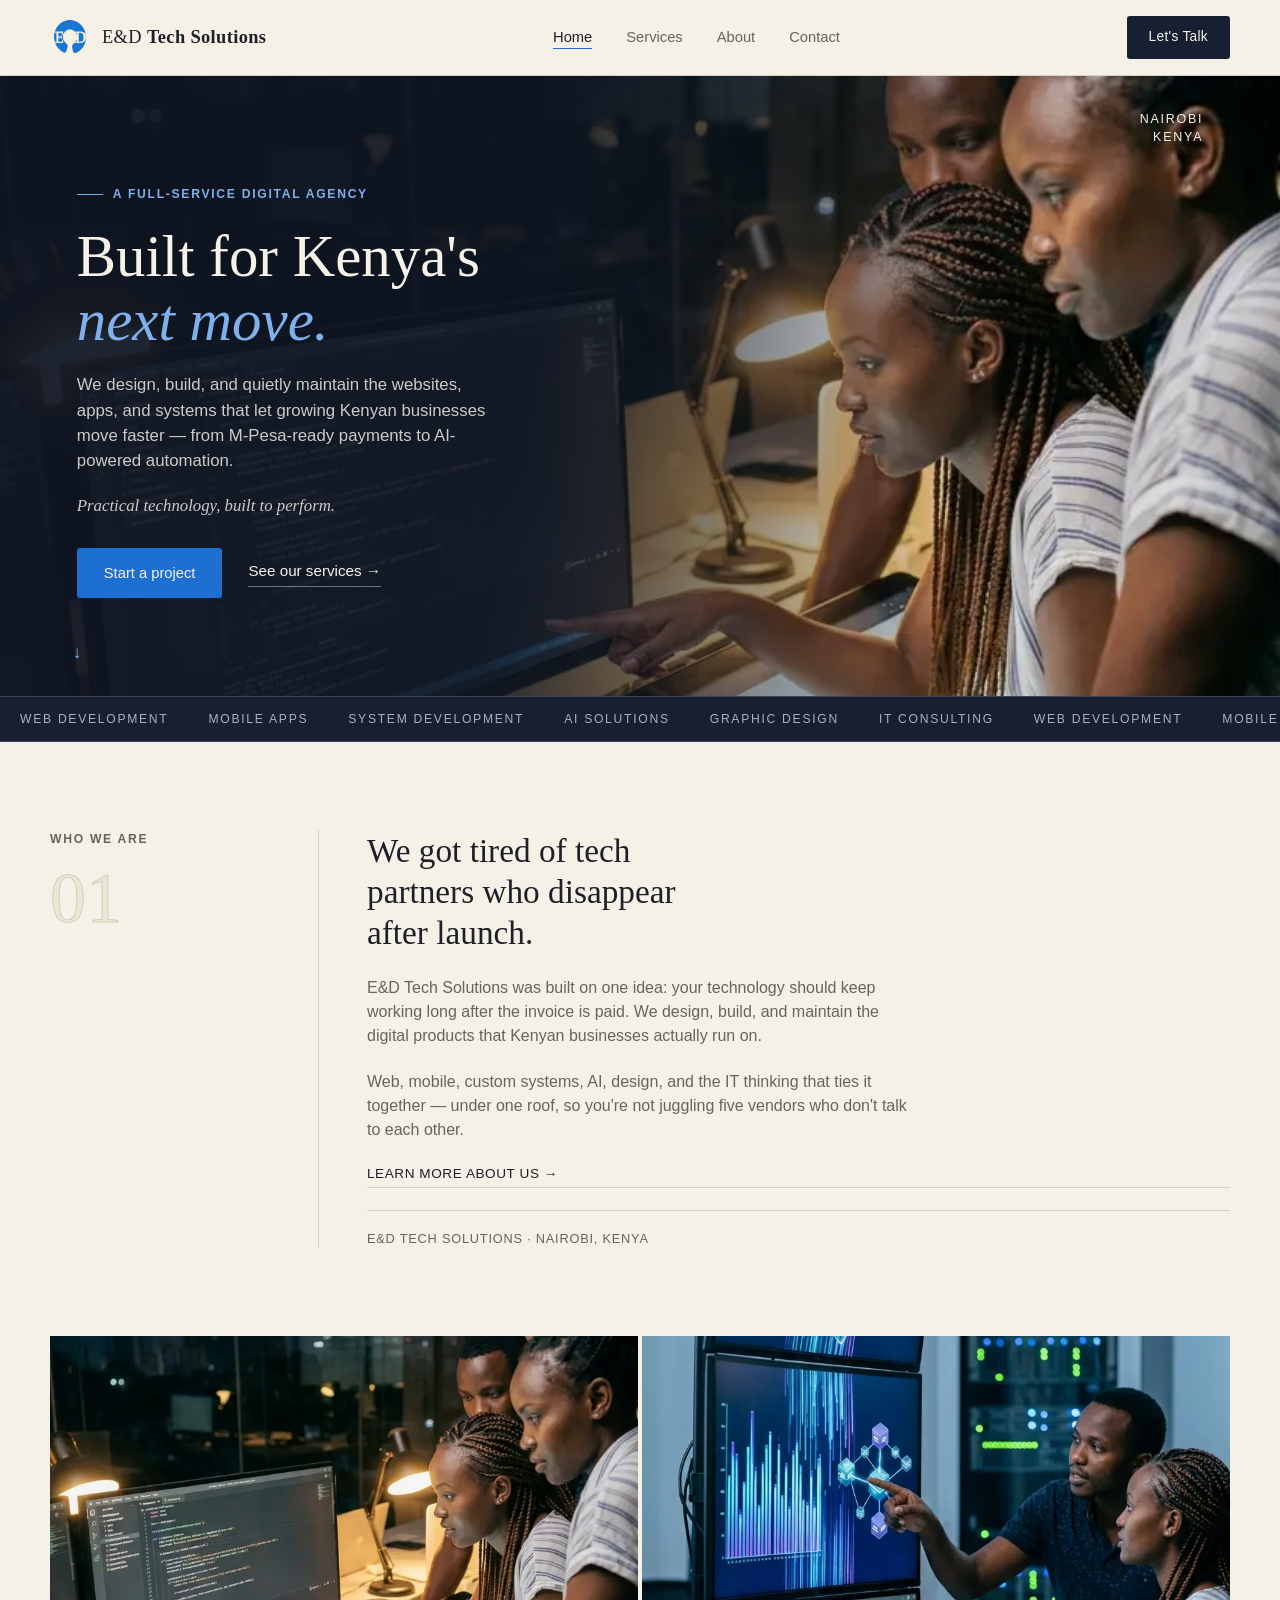
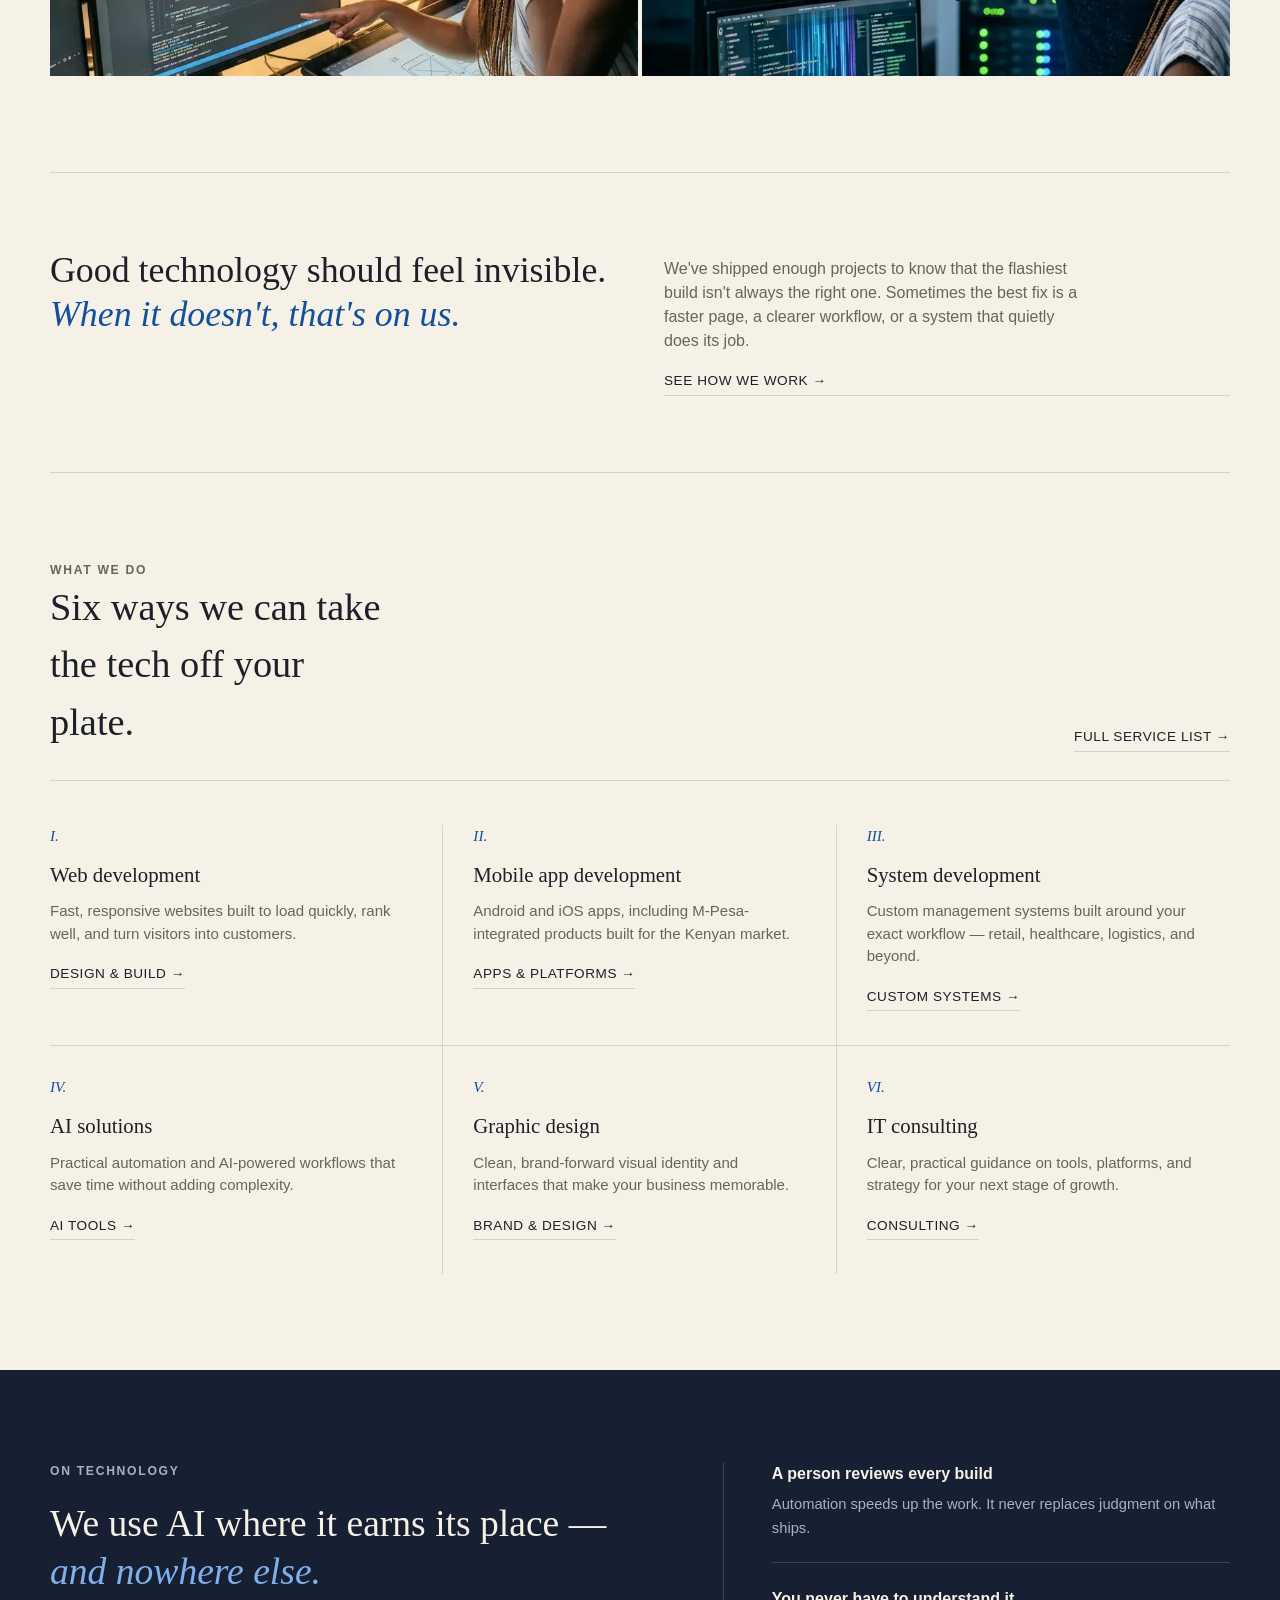
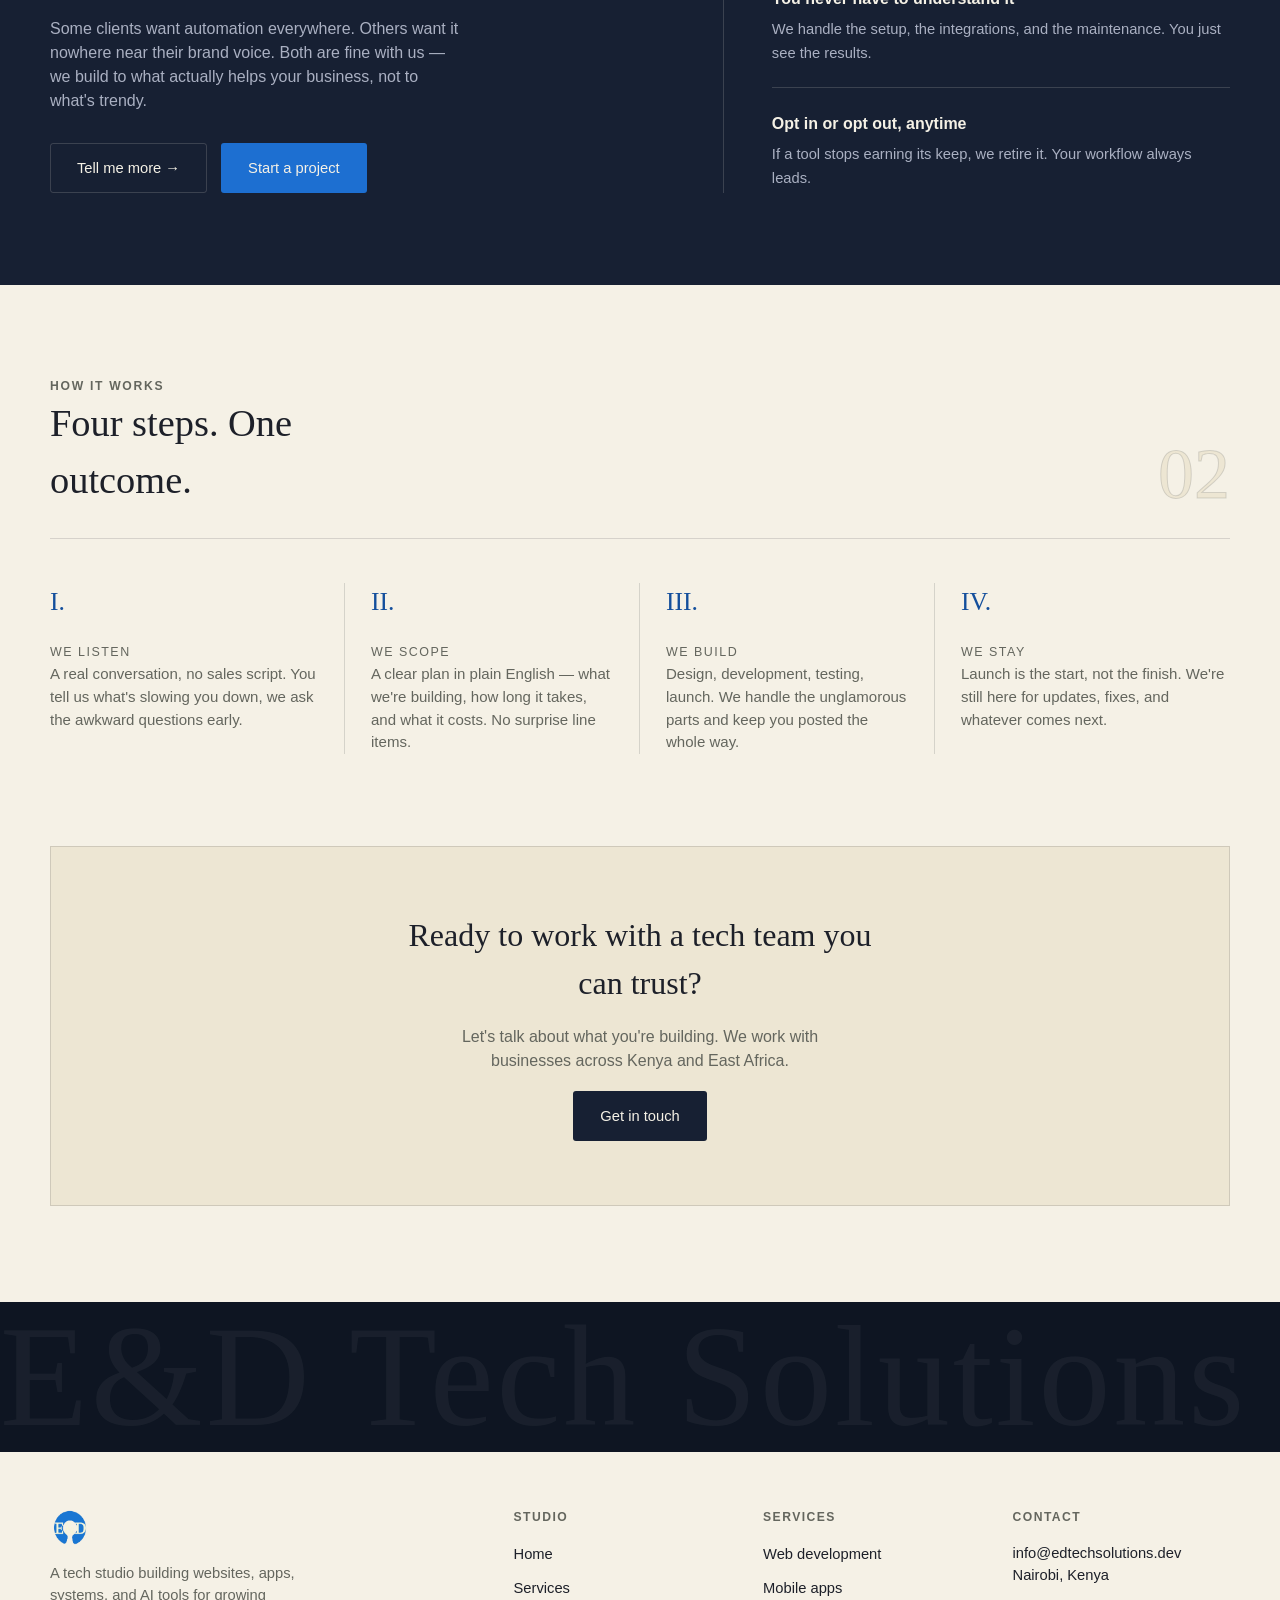
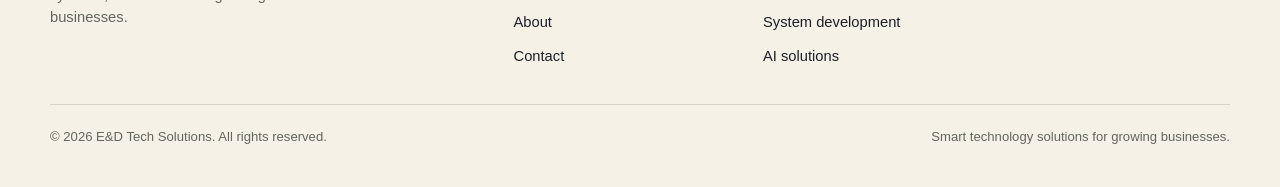
<file: index.html>
<!DOCTYPE html>
<html lang="en">
<head>
    <!-- Google tag (gtag.js) -->
    <script async src="https://www.googletagmanager.com/gtag/js?id=G-Y5B05ZBP9K"></script>
    <script>
        window.dataLayer = window.dataLayer || [];
        function gtag(){dataLayer.push(arguments);}
        gtag('js', new Date());

        gtag('config', 'G-Y5B05ZBP9K');
    </script>
    
    <meta charset="UTF-8">
    <meta name="viewport" content="width=device-width, initial-scale=1.0">

    <!-- PRIMARY SEO META TAGS -->
    <title>E&D Tech Solutions | Web, App &amp; AI Development in Nairobi, Kenya</title>
    <link rel="icon" href="favicon.ico">
    <meta name="description" content="E&D Tech Solutions is a Nairobi-based digital agency offering web development, mobile app development, system development, AI automation, graphic design, and IT consulting for businesses across Kenya.">
    <meta name="keywords" content="web development Kenya, mobile app development Nairobi, IT solutions Kenya, AI automation Nairobi, tech company Kenya, software development Nairobi, system development Kenya, IT consulting Nairobi">
    <meta name="author" content="E&D Tech Solutions">
    <meta name="robots" content="index, follow">
    <link rel="canonical" href="https://www.edtechsolutions.dev/">

    <!-- OPEN GRAPH -->
    <meta property="og:type" content="website">
    <meta property="og:url" content="https://www.edtechsolutions.dev/">
    <meta property="og:title" content="E&D Tech Solutions | Web, App &amp; AI Development in Nairobi, Kenya">
    <meta property="og:description" content="Nairobi-based digital agency specialising in web development, mobile apps, system development, AI automation, and IT consulting for businesses across Kenya.">
    <meta property="og:image" content="https://www.edtechsolutions.dev/logo.png">
    <meta property="og:locale" content="en_KE">
    <meta property="og:site_name" content="E&D Tech Solutions">

    <!-- TWITTER CARD -->
    <meta name="twitter:card" content="summary_large_image">
    <meta name="twitter:title" content="E&D Tech Solutions | Nairobi, Kenya">
    <meta name="twitter:description" content="Modern web, app, and AI solutions for Kenyan businesses. Based in Nairobi.">
    <meta name="twitter:image" content="https://www.edtechsolutions.dev/logo.png">

    <!-- STRUCTURED DATA: LocalBusiness -->
    <script type="application/ld+json">
    {
      "@context": "https://schema.org",
      "@type": "LocalBusiness",
      "name": "E&D Tech Solutions",
      "description": "Nairobi-based digital agency offering web development, mobile app development, system development, AI automation, graphic design, and IT consulting across Kenya.",
      "url": "https://www.edtechsolutions.dev",
      "logo": "https://www.edtechsolutions.dev/logo.png",
      "image": "https://www.edtechsolutions.dev/logo.png",
      "email": "info@edtechsolutions.dev",
      "address": {
        "@type": "PostalAddress",
        "addressLocality": "Nairobi",
        "addressCountry": "KE"
      },
      "areaServed": { "@type": "Country", "name": "Kenya" },
      "serviceType": ["Web Development","Mobile App Development","System Development","AI Solutions","Graphic Design","IT Consulting"]
    }
    </script>

    <link rel="stylesheet" href="style.css">
</head>
<body>
<header class="site-header">
    <div class="topbar">
        <div class="brand">
            <a href="index.html" aria-label="E&D Tech Solutions Home">
                <img src="logo.png" alt="E&amp;D Tech Solutions Logo — Nairobi, Kenya" class="logo">
            </a>
            <span class="company-name">E&amp;D <b>Tech Solutions</b></span>
        </div>
        <nav aria-label="Main navigation">
            <ul class="nav-menu">
                <li><a class="active" href="index.html">Home</a></li>
                <li><a href="services.html">Services</a></li>
                <li><a href="about.html">About</a></li>
                <li><a href="Contact.html">Contact</a></li>
            </ul>
        </nav>
        <a class="nav-cta" href="Contact.html">Let's Talk</a>
    </div>
</header>

<main>
    <!-- HERO -->
    <section class="hero" aria-label="Hero">
        <img src="image.webp" alt="E&amp;D Tech Solutions team at work in Nairobi" class="hero-image">
        <div class="hero-scrim"></div>
        <span class="hero-badge">Nairobi<br>Kenya</span>
        <div class="hero-copy">
            <span class="eyebrow">A full-service digital agency</span>
            <h1>Built for Kenya's<br><em>next move.</em></h1>
            <p>We design, build, and quietly maintain the websites, apps, and systems that let growing Kenyan businesses move faster — from M-Pesa-ready payments to AI-powered automation.</p>
            <p class="hero-tagline">Practical technology, built to perform.</p>
            <div class="hero-actions">
                <a class="btn btn-primary" href="Contact.html">Start a project</a>
                <a class="btn-text" href="services.html">See our services →</a>
            </div>
        </div>
        <span class="hero-scroll" aria-hidden="true">↓</span>
    </section>

    <div class="ticker" aria-hidden="true">
        <div class="ticker-track">
            <span>Web Development</span><span>Mobile Apps</span><span>System Development</span><span>AI Solutions</span><span>Graphic Design</span><span>IT Consulting</span>
            <span>Web Development</span><span>Mobile Apps</span><span>System Development</span><span>AI Solutions</span><span>Graphic Design</span><span>IT Consulting</span>
        </div>
    </div>

    <!-- WHO WE ARE -->
    <section class="split-section" aria-label="Who we are">
        <div class="split-head">
            <span class="eyebrow">Who we are</span>
            <span class="section-index">01</span>
        </div>
        <div class="split-body">
            <h2>We got tired of tech partners who disappear after launch.</h2>
            <p>E&amp;D Tech Solutions was built on one idea: your technology should keep working long after the invoice is paid. We design, build, and maintain the digital products that Kenyan businesses actually run on.</p>
            <p>Web, mobile, custom systems, AI, design, and the IT thinking that ties it together — under one roof, so you're not juggling five vendors who don't talk to each other.</p>
            <a class="link-arrow" href="about.html">Learn more about us →</a>
            <span class="split-byline">E&amp;D Tech Solutions · Nairobi, Kenya</span>
        </div>
    </section>

    <div class="duo-row" aria-hidden="true">
        <img src="image.webp" alt="" loading="lazy" width="600" height="340">
        <img src="image2.webp" alt="" loading="lazy" width="600" height="340">
    </div>

    <!-- BRIDGING STATEMENT -->
    <section class="statement-section" aria-label="What we believe">
        <h2>Good technology should feel invisible. <em>When it doesn't, that's on us.</em></h2>
        <div class="statement-copy">
            <p>We've shipped enough projects to know that the flashiest build isn't always the right one. Sometimes the best fix is a faster page, a clearer workflow, or a system that quietly does its job.</p>
            <a class="link-arrow" href="services.html">See how we work →</a>
        </div>
    </section>

    <!-- WHAT WE DO -->
    <section class="services-section" aria-label="What we do">
        <div class="section-heading">
            <div>
                <span class="eyebrow">What we do</span>
                <h2>Six ways we can take the tech off your plate.</h2>
            </div>
            <a class="link-arrow" href="services.html">Full service list →</a>
        </div>
        <div class="service-grid">
            <article class="service-card">
                <span class="service-numeral">I.</span>
                <h3>Web development</h3>
                <p>Fast, responsive websites built to load quickly, rank well, and turn visitors into customers.</p>
                <a class="link-arrow" href="services.html">Design &amp; build →</a>
            </article>
            <article class="service-card">
                <span class="service-numeral">II.</span>
                <h3>Mobile app development</h3>
                <p>Android and iOS apps, including M-Pesa-integrated products built for the Kenyan market.</p>
                <a class="link-arrow" href="services.html">Apps &amp; platforms →</a>
            </article>
            <article class="service-card">
                <span class="service-numeral">III.</span>
                <h3>System development</h3>
                <p>Custom management systems built around your exact workflow — retail, healthcare, logistics, and beyond.</p>
                <a class="link-arrow" href="services.html">Custom systems →</a>
            </article>
            <article class="service-card">
                <span class="service-numeral">IV.</span>
                <h3>AI solutions</h3>
                <p>Practical automation and AI-powered workflows that save time without adding complexity.</p>
                <a class="link-arrow" href="services.html">AI tools →</a>
            </article>
            <article class="service-card">
                <span class="service-numeral">V.</span>
                <h3>Graphic design</h3>
                <p>Clean, brand-forward visual identity and interfaces that make your business memorable.</p>
                <a class="link-arrow" href="services.html">Brand &amp; design →</a>
            </article>
            <article class="service-card">
                <span class="service-numeral">VI.</span>
                <h3>IT consulting</h3>
                <p>Clear, practical guidance on tools, platforms, and strategy for your next stage of growth.</p>
                <a class="link-arrow" href="services.html">Consulting →</a>
            </article>
        </div>
    </section>

    <!-- ON TECHNOLOGY / AI -->
    <section class="tech-section" aria-label="On technology">
        <div class="wrap">
            <div class="tech-copy">
                <span class="eyebrow on-dark">On technology</span>
                <h2>We use AI where it earns its place — <em>and nowhere else.</em></h2>
                <p>Some clients want automation everywhere. Others want it nowhere near their brand voice. Both are fine with us — we build to what actually helps your business, not to what's trendy.</p>
                <div class="tech-actions">
                    <a class="btn btn-ghost-dark" href="services.html">Tell me more →</a>
                    <a class="btn btn-primary" href="Contact.html">Start a project</a>
                </div>
            </div>
            <div class="tech-facts">
                <div class="fact">
                    <strong>A person reviews every build</strong>
                    <span>Automation speeds up the work. It never replaces judgment on what ships.</span>
                </div>
                <div class="fact">
                    <strong>You never have to understand it</strong>
                    <span>We handle the setup, the integrations, and the maintenance. You just see the results.</span>
                </div>
                <div class="fact">
                    <strong>Opt in or opt out, anytime</strong>
                    <span>If a tool stops earning its keep, we retire it. Your workflow always leads.</span>
                </div>
            </div>
        </div>
    </section>

    <!-- HOW IT WORKS -->
    <section class="process-section" aria-label="How it works">
        <div class="section-heading">
            <div>
                <span class="eyebrow">How it works</span>
                <h2>Four steps. One outcome.</h2>
            </div>
            <span class="section-index">02</span>
        </div>
        <div class="process-grid">
            <article class="process-step">
                <span class="roman">I.</span>
                <span class="step-label">We listen</span>
                <p>A real conversation, no sales script. You tell us what's slowing you down, we ask the awkward questions early.</p>
            </article>
            <article class="process-step">
                <span class="roman">II.</span>
                <span class="step-label">We scope</span>
                <p>A clear plan in plain English — what we're building, how long it takes, and what it costs. No surprise line items.</p>
            </article>
            <article class="process-step">
                <span class="roman">III.</span>
                <span class="step-label">We build</span>
                <p>Design, development, testing, launch. We handle the unglamorous parts and keep you posted the whole way.</p>
            </article>
            <article class="process-step">
                <span class="roman">IV.</span>
                <span class="step-label">We stay</span>
                <p>Launch is the start, not the finish. We're still here for updates, fixes, and whatever comes next.</p>
            </article>
        </div>
    </section>

    <section class="cta-band">
        <h2>Ready to work with a tech team you can trust?</h2>
        <p>Let's talk about what you're building. We work with businesses across Kenya and East Africa.</p>
        <a class="btn btn-primary" href="Contact.html">Get in touch</a>
    </section>
</main>

<footer class="site-footer">
    <div class="footer-band" aria-hidden="true">
        <span class="watermark">E&amp;D Tech Solutions &nbsp; E&amp;D Tech Solutions</span>
    </div>
    <div class="footer-main">
        <div class="footer-brand">
            <img src="logo.png" alt="E&amp;D Tech Solutions">
            <p>A tech studio building websites, apps, systems, and AI tools for growing businesses.</p>
        </div>
        <div class="footer-col">
            <h3>Studio</h3>
            <ul>
                <li><a href="index.html">Home</a></li>
                <li><a href="services.html">Services</a></li>
                <li><a href="about.html">About</a></li>
                <li><a href="Contact.html">Contact</a></li>
            </ul>
        </div>
        <div class="footer-col">
            <h3>Services</h3>
            <ul>
                <li><a href="services.html">Web development</a></li>
                <li><a href="services.html">Mobile apps</a></li>
                <li><a href="services.html">System development</a></li>
                <li><a href="services.html">AI solutions</a></li>
            </ul>
        </div>
        <div class="footer-col">
            <h3>Contact</h3>
            <p><a href="mailto:info@edtechsolutions.dev">info@edtechsolutions.dev</a></p>
            <p>Nairobi, Kenya</p>
        </div>
    </div>
    <div class="footer-bottom">
        <span>&copy; 2026 E&amp;D Tech Solutions. All rights reserved.</span>
        <span>Smart technology solutions for growing businesses.</span>
    </div>
</footer>
</body>
</html>
</file>
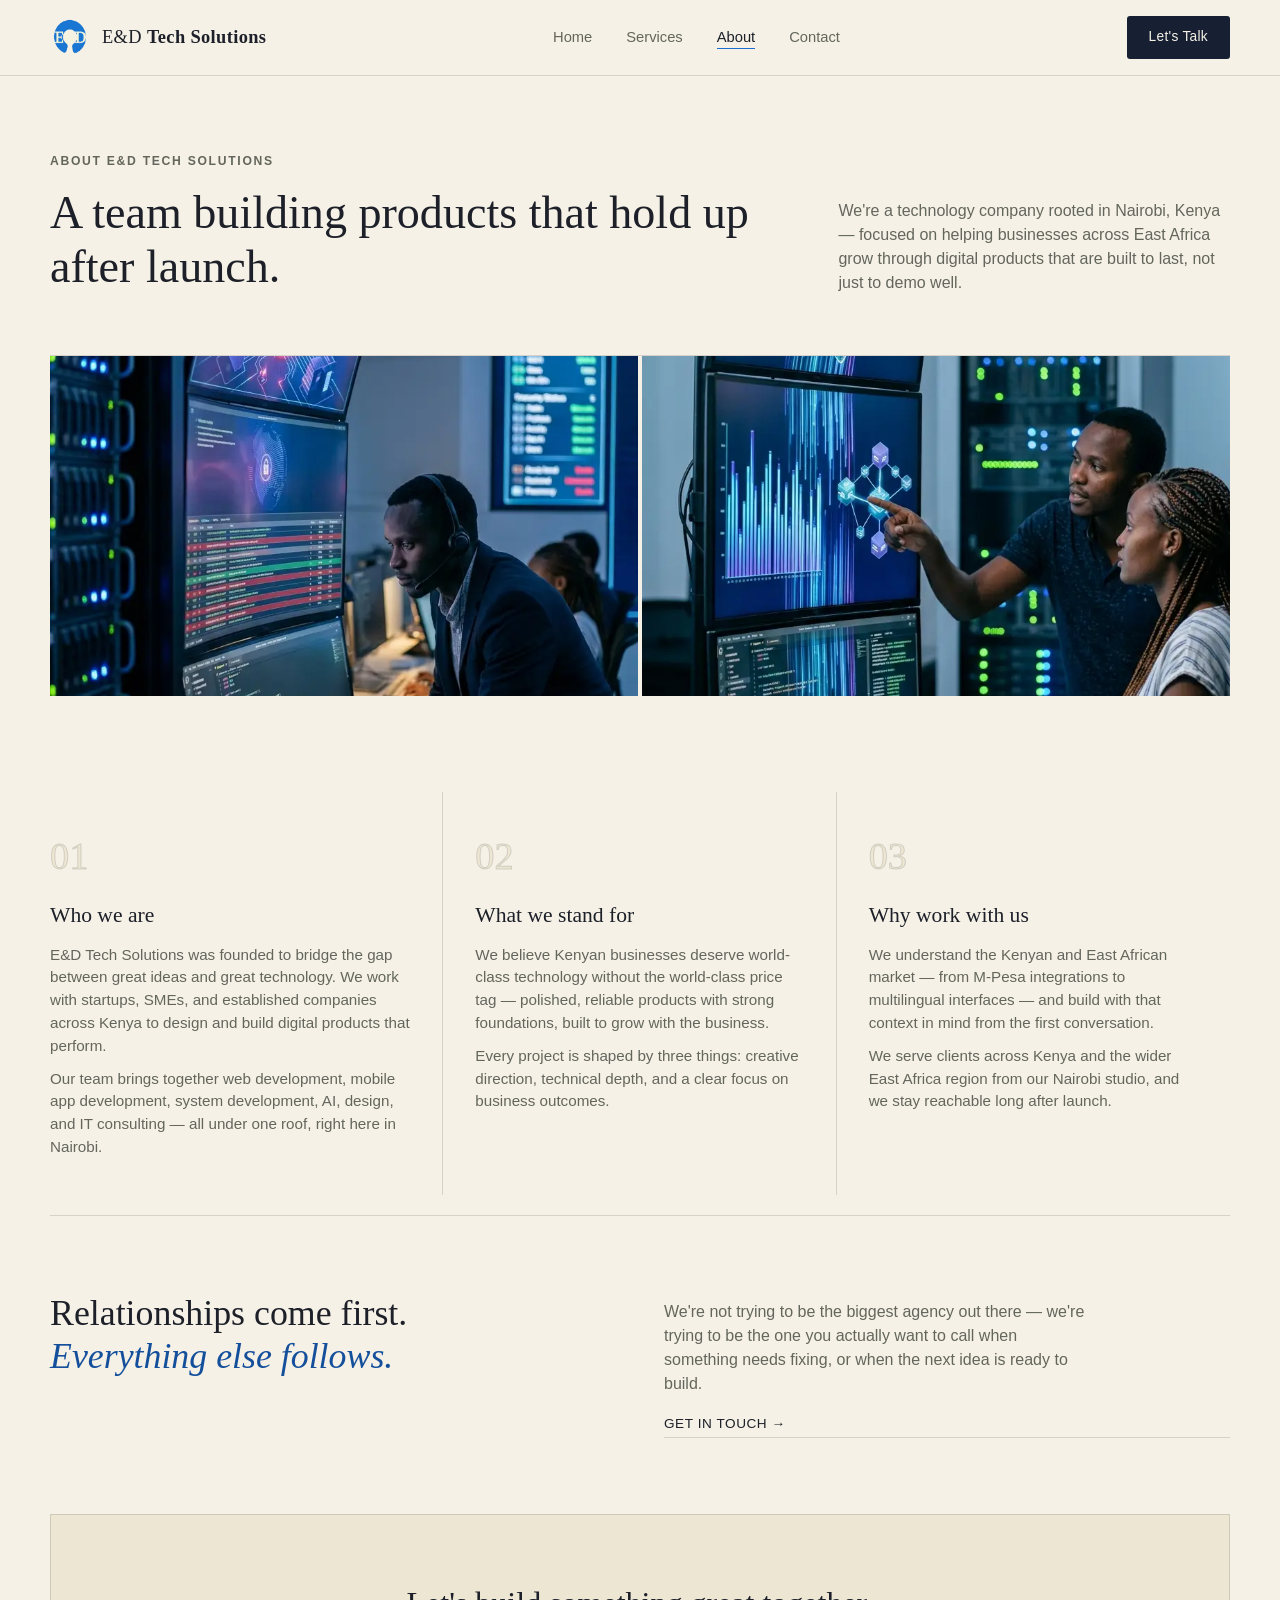
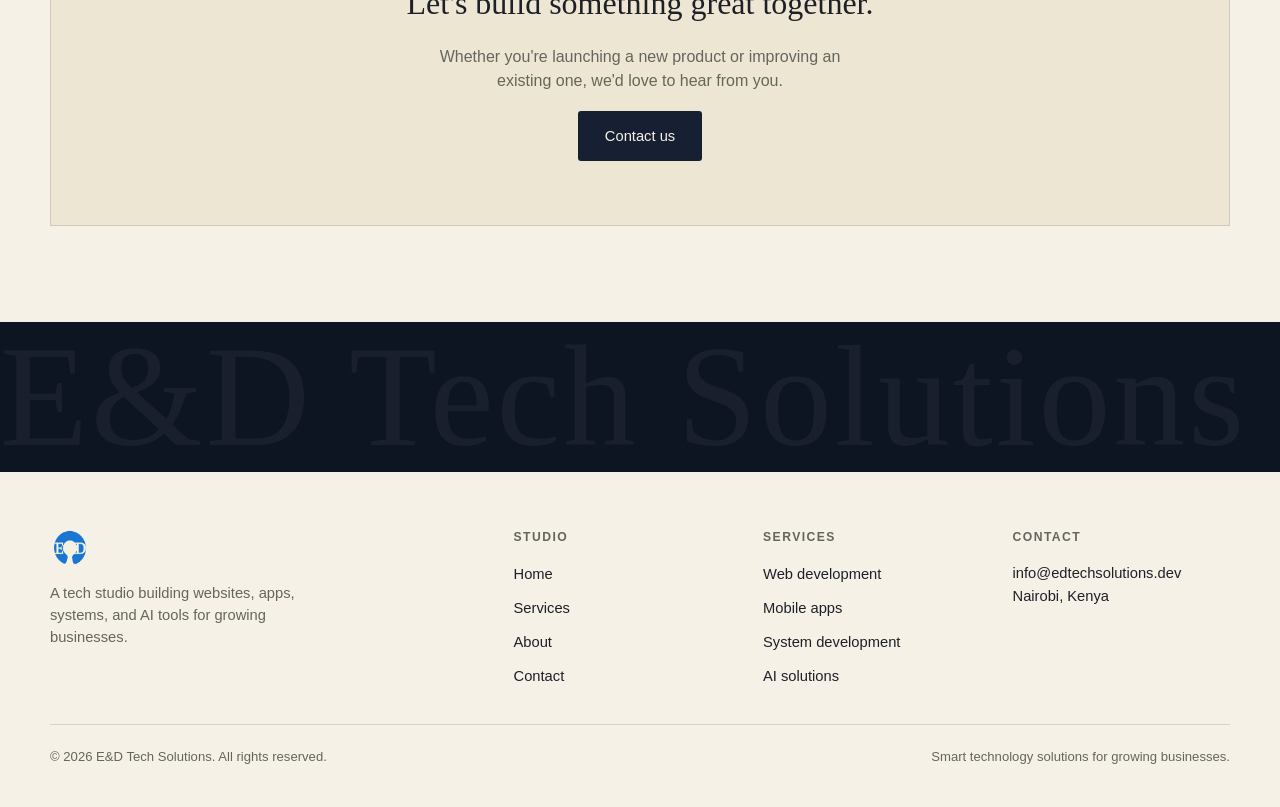
<file: about.html>
<!DOCTYPE html>
<html lang="en">
<head>
    <!-- Google tag (gtag.js) -->
    <script async src="https://www.googletagmanager.com/gtag/js?id=G-Y5B05ZBP9K"></script>
    <script>
        window.dataLayer = window.dataLayer || [];
        function gtag(){dataLayer.push(arguments);}
        gtag('js', new Date());

        gtag('config', 'G-Y5B05ZBP9K');
    </script>
    
    <meta charset="UTF-8">
    <meta name="viewport" content="width=device-width, initial-scale=1.0">

    <title>About Us | E&amp;D Tech Solutions — Digital Agency in Nairobi, Kenya</title>
    <link rel="icon" href="favicon.ico">
    <meta name="description" content="E&D Tech Solutions is a Nairobi-based tech company founded to help Kenyan businesses grow through web development, mobile apps, AI, and IT consulting. Learn our story.">
    <meta name="keywords" content="about E&D Tech Solutions, tech company Nairobi, digital agency Kenya, software development team Kenya, IT company Nairobi">
    <meta name="author" content="E&D Tech Solutions">
    <meta name="robots" content="index, follow">
    <link rel="canonical" href="https://www.edtechsolutions.dev/about.html">

    <!-- OPEN GRAPH -->
    <meta property="og:type" content="website">
    <meta property="og:url" content="https://www.edtechsolutions.dev/about.html">
    <meta property="og:title" content="About E&D Tech Solutions | Digital Agency Nairobi, Kenya">
    <meta property="og:description" content="A Nairobi-based tech team helping businesses across Kenya build smarter digital products.">
    <meta property="og:image" content="https://www.edtechsolutions.dev/logo.png">
    <meta property="og:locale" content="en_KE">

    <!-- STRUCTURED DATA: Organization -->
    <script type="application/ld+json">
    {
      "@context": "https://schema.org",
      "@type": "Organization",
      "name": "E&D Tech Solutions",
      "url": "https://www.edtechsolutions.dev",
      "logo": "https://www.edtechsolutions.dev/logo.png",
      "email": "info@edtechsolutions.dev",
      "description": "Nairobi-based digital agency offering web development, mobile apps, AI solutions, and IT consulting across Kenya.",
      "address": {
        "@type": "PostalAddress",
        "addressLocality": "Nairobi",
        "addressCountry": "KE"
      },
      "foundingLocation": {
        "@type": "Place",
        "name": "Nairobi, Kenya"
      }
    }
    </script>

    <link rel="stylesheet" href="style.css">
</head>
<body>
<header class="site-header">
    <div class="topbar">
        <div class="brand">
            <a href="index.html" aria-label="E&D Tech Solutions Home">
                <img src="logo.png" alt="E&amp;D Tech Solutions Logo" class="logo">
            </a>
            <span class="company-name">E&amp;D <b>Tech Solutions</b></span>
        </div>
        <nav aria-label="Main navigation">
            <ul class="nav-menu">
                <li><a href="index.html">Home</a></li>
                <li><a href="services.html">Services</a></li>
                <li><a class="active" href="about.html">About</a></li>
                <li><a href="Contact.html">Contact</a></li>
            </ul>
        </nav>
        <a class="nav-cta" href="Contact.html">Let's Talk</a>
    </div>
</header>

<main>
    <section class="page-hero">
        <div class="page-hero-copy">
            <span class="eyebrow">About E&amp;D Tech Solutions</span>
            <h1>A team building products that hold up after launch.</h1>
        </div>
        <p>We're a technology company rooted in Nairobi, Kenya — focused on helping businesses across East Africa grow through digital products that are built to last, not just to demo well.</p>
    </section>

    <div class="duo-row" aria-hidden="true">
        <img src="image1.webp" alt="" loading="lazy" width="600" height="340">
        <img src="image2.webp" alt="" loading="lazy" width="600" height="340">
    </div>

    <section class="info-grid" aria-label="Our story">
        <article class="info-card">
            <span class="index-mark">01</span>
            <h2>Who we are</h2>
            <p>E&amp;D Tech Solutions was founded to bridge the gap between great ideas and great technology. We work with startups, SMEs, and established companies across Kenya to design and build digital products that perform.</p>
            <p>Our team brings together web development, mobile app development, system development, AI, design, and IT consulting — all under one roof, right here in Nairobi.</p>
        </article>
        <article class="info-card">
            <span class="index-mark">02</span>
            <h2>What we stand for</h2>
            <p>We believe Kenyan businesses deserve world-class technology without the world-class price tag — polished, reliable products with strong foundations, built to grow with the business.</p>
            <p>Every project is shaped by three things: creative direction, technical depth, and a clear focus on business outcomes.</p>
        </article>
        <article class="info-card">
            <span class="index-mark">03</span>
            <h2>Why work with us</h2>
            <p>We understand the Kenyan and East African market — from M-Pesa integrations to multilingual interfaces — and build with that context in mind from the first conversation.</p>
            <p>We serve clients across Kenya and the wider East Africa region from our Nairobi studio, and we stay reachable long after launch.</p>
        </article>
    </section>

    <section class="statement-section" aria-label="How we work">
        <h2>Relationships come first. <em>Everything else follows.</em></h2>
        <div class="statement-copy">
            <p>We're not trying to be the biggest agency out there — we're trying to be the one you actually want to call when something needs fixing, or when the next idea is ready to build.</p>
            <a class="link-arrow" href="Contact.html">Get in touch →</a>
        </div>
    </section>

    <section class="cta-band">
        <h2>Let's build something great together.</h2>
        <p>Whether you're launching a new product or improving an existing one, we'd love to hear from you.</p>
        <a class="btn btn-primary" href="Contact.html">Contact us</a>
    </section>
</main>

<footer class="site-footer">
    <div class="footer-band" aria-hidden="true">
        <span class="watermark">E&amp;D Tech Solutions &nbsp; E&amp;D Tech Solutions</span>
    </div>
    <div class="footer-main">
        <div class="footer-brand">
            <img src="logo.png" alt="E&amp;D Tech Solutions">
            <p>A tech studio building websites, apps, systems, and AI tools for growing businesses.</p>
        </div>
        <div class="footer-col">
            <h3>Studio</h3>
            <ul>
                <li><a href="index.html">Home</a></li>
                <li><a href="services.html">Services</a></li>
                <li><a href="about.html">About</a></li>
                <li><a href="Contact.html">Contact</a></li>
            </ul>
        </div>
        <div class="footer-col">
            <h3>Services</h3>
            <ul>
                <li><a href="services.html">Web development</a></li>
                <li><a href="services.html">Mobile apps</a></li>
                <li><a href="services.html">System development</a></li>
                <li><a href="services.html">AI solutions</a></li>
            </ul>
        </div>
        <div class="footer-col">
            <h3>Contact</h3>
            <p><a href="mailto:info@edtechsolutions.dev">info@edtechsolutions.dev</a></p>
            <p>Nairobi, Kenya</p>
        </div>
    </div>
    <div class="footer-bottom">
        <span>&copy; 2026 E&amp;D Tech Solutions. All rights reserved.</span>
        <span>Smart technology solutions for growing businesses.</span>
    </div>
</footer>
</body>
</html>
</file>
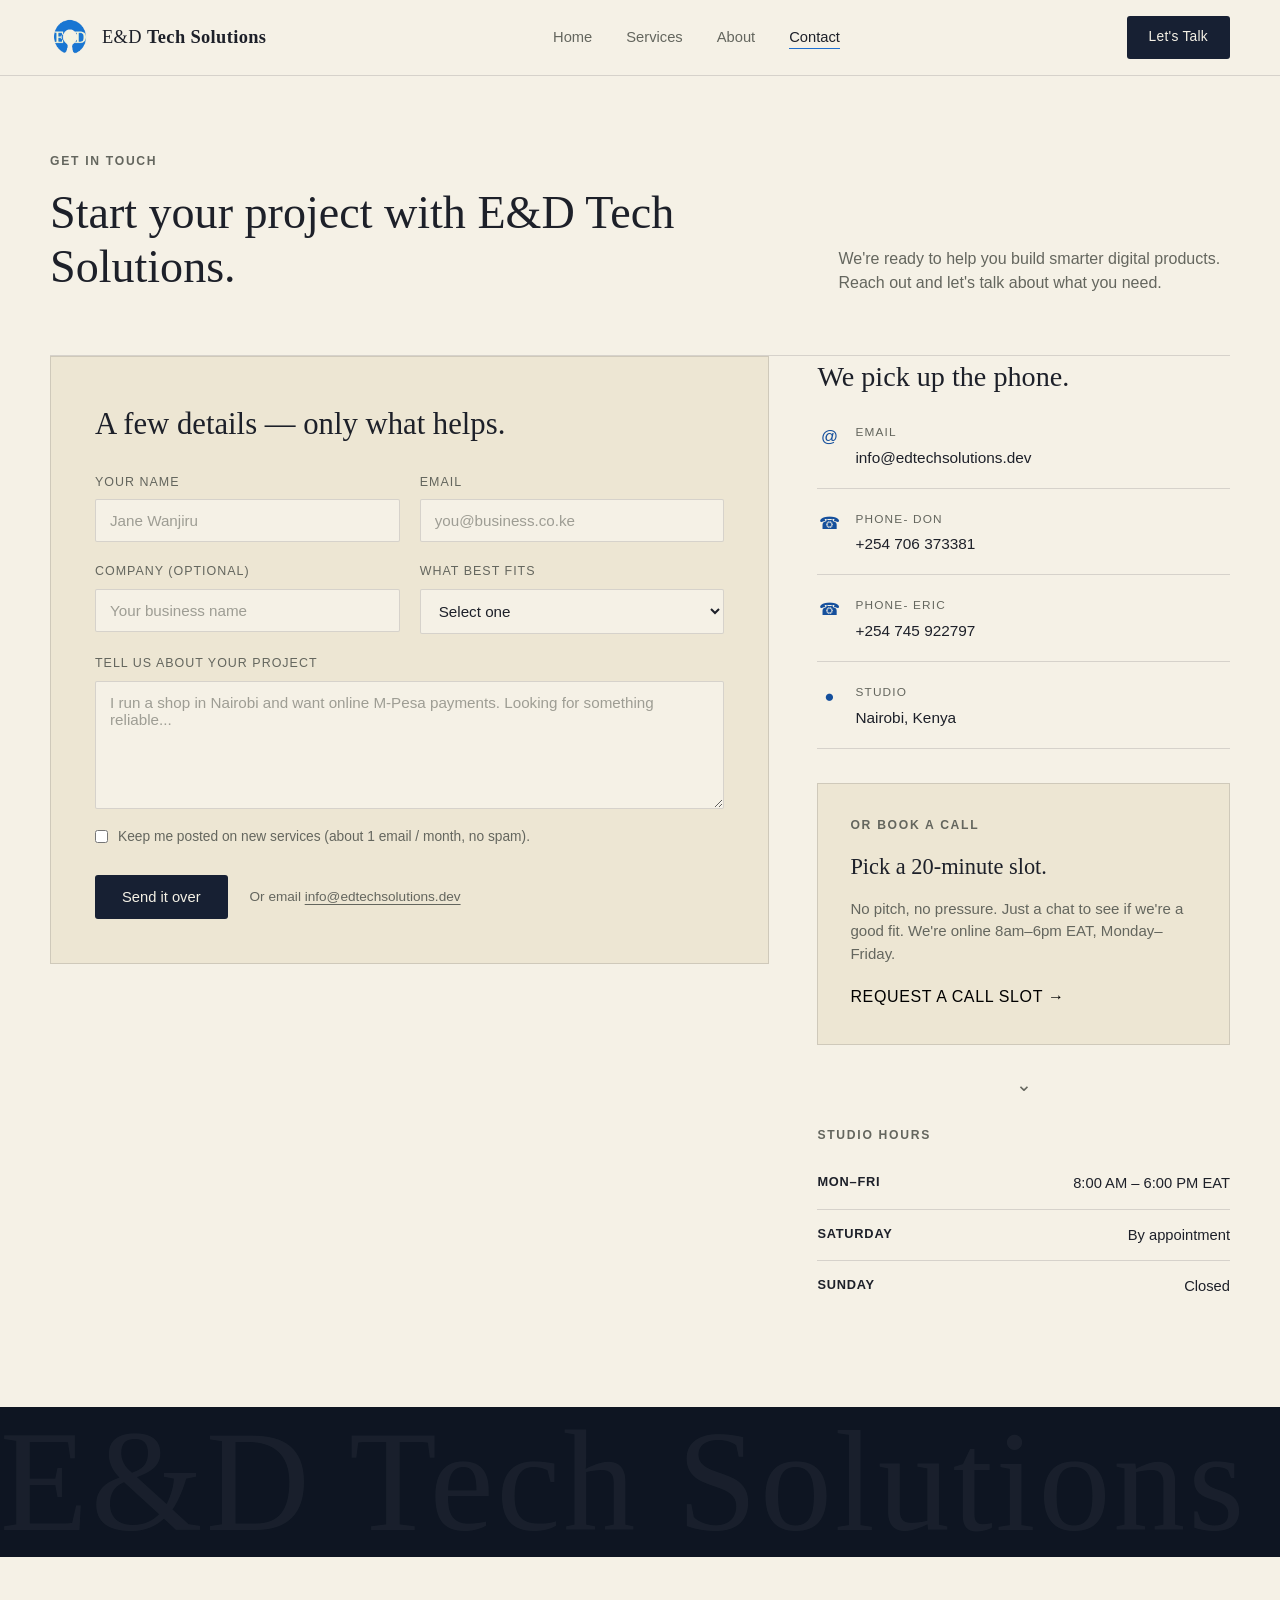
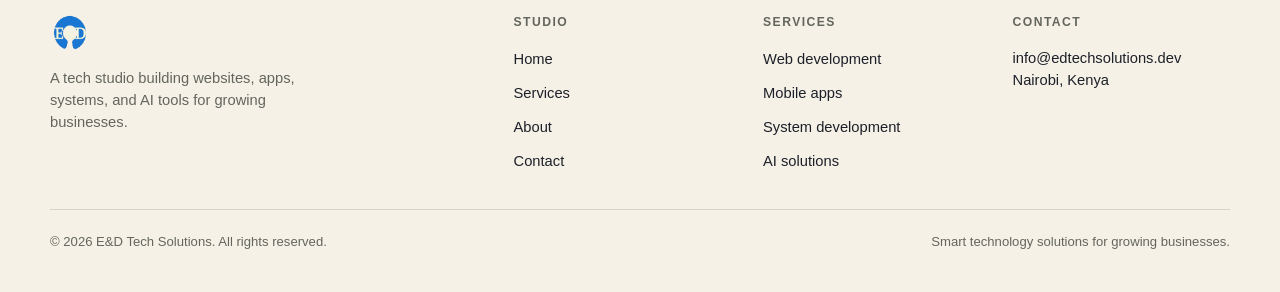
<file: Contact.html>
<!DOCTYPE html>
<html lang="en">
<head>
    <!-- Google tag (gtag.js) -->
    <script async src="https://www.googletagmanager.com/gtag/js?id=G-Y5B05ZBP9K"></script>
    <script>
        window.dataLayer = window.dataLayer || [];
        function gtag(){dataLayer.push(arguments);}
        gtag('js', new Date());

        gtag('config', 'G-Y5B05ZBP9K');
    </script>
    
    <meta charset="UTF-8">
    <meta name="viewport" content="width=device-width, initial-scale=1.0">

    <title>Contact Us | E&amp;D Tech Solutions — Nairobi, Kenya</title>
    <link rel="icon" href="favicon.ico">
    <meta name="description" content="Get in touch with E&D Tech Solutions in Nairobi, Kenya. Start a web, app, or AI project today. Email us at info@edtechsolutions.dev.">
    <meta name="keywords" content="contact E&D Tech Solutions, hire web developer Nairobi, tech company contact Kenya, digital agency Nairobi contact">
    <meta name="author" content="E&D Tech Solutions">
    <meta name="robots" content="index, follow">
    <link rel="canonical" href="https://www.edtechsolutions.dev/Contact.html">

    <!-- OPEN GRAPH -->
    <meta property="og:type" content="website">
    <meta property="og:url" content="https://www.edtechsolutions.dev/Contact.html">
    <meta property="og:title" content="Contact E&D Tech Solutions | Nairobi, Kenya">
    <meta property="og:description" content="Reach out to start your web, app, or AI project with our Nairobi-based team.">
    <meta property="og:image" content="https://www.edtechsolutions.dev/logo.png">
    <meta property="og:locale" content="en_KE">

    <!-- STRUCTURED DATA: ContactPage -->
    <script type="application/ld+json">
    {
      "@context": "https://schema.org",
      "@type": "ContactPage",
      "name": "Contact E&D Tech Solutions",
      "url": "https://www.edtechsolutions.dev/Contact.html",
      "description": "Contact page for E&D Tech Solutions, a digital agency based in Nairobi, Kenya.",
      "mainEntity": {
        "@type": "Organization",
        "name": "E&D Tech Solutions",
        "email": "info@edtechsolutions.dev",
        "address": {
          "@type": "PostalAddress",
          "addressLocality": "Nairobi",
          "addressCountry": "KE"
        }
      }
    }
    </script>

    <link rel="stylesheet" href="style.css">
</head>
<body>
<header class="site-header">
    <div class="topbar">
        <div class="brand">
            <a href="index.html" aria-label="E&D Tech Solutions Home">
                <img src="logo.png" alt="E&amp;D Tech Solutions Logo" class="logo">
            </a>
            <span class="company-name">E&amp;D <b>Tech Solutions</b></span>
        </div>
        <nav aria-label="Main navigation">
            <ul class="nav-menu">
                <li><a href="index.html">Home</a></li>
                <li><a href="services.html">Services</a></li>
                <li><a href="about.html">About</a></li>
                <li><a class="active" href="Contact.html">Contact</a></li>
            </ul>
        </nav>
        <a class="nav-cta" href="mailto:info@edtechsolutions.dev">Let's Talk</a>
    </div>
</header>

<main>
    <section class="page-hero">
        <div class="page-hero-copy">
            <span class="eyebrow">Get in touch</span>
            <h1>Start your project with E&amp;D Tech Solutions.</h1>
        </div>
        <p>We're ready to help you build smarter digital products. Reach out and let's talk about what you need.</p>
    </section>

    <section class="contact-shell">
        <div class="contact-form">
            <h2>A few details — only what helps.</h2>
            <form id="contact-form" method="POST" action="https://api.web3forms.com/submit">
                <input type="hidden" name="access_key" value="1de4f45d-eac9-4920-a418-7067f71917e9">
                <input type="hidden" name="subject" value="New project inquiry — E&amp;D Tech Solutions website">
                <input type="hidden" name="from_name" value="E&amp;D Tech Solutions website">
                <input type="checkbox" name="botcheck" style="display: none;" tabindex="-1" autocomplete="off">

                <div class="form-grid">
                    <div class="field">
                        <label for="name">Your name</label>
                        <input type="text" id="name" name="name" placeholder="Jane Wanjiru" required>
                    </div>
                    <div class="field">
                        <label for="email">Email</label>
                        <input type="email" id="email" name="email" placeholder="you@business.co.ke" required>
                    </div>
                    <div class="field">
                        <label for="company">Company (optional)</label>
                        <input type="text" id="company" name="company" placeholder="Your business name">
                    </div>
                    <div class="field">
                        <label for="fits">What best fits</label>
                        <select id="fits" name="fits" required>
                            <option value="" disabled selected hidden>Select one</option>
                            <option value="website">Website</option>
                            <option value="mobile-app">Mobile app</option>
                            <option value="system">Custom system</option>
                            <option value="ai">AI &amp; automation</option>
                            <option value="graphic-design">Graphic design</option>
                            <option value="consulting">IT consulting</option>
                            <option value="other">Something else</option>
                        </select>
                    </div>
                    <div class="field full">
                        <label for="project">Tell us about your project</label>
                        <textarea id="project" name="project" placeholder="I run a shop in Nairobi and want online M-Pesa payments. Looking for something reliable..."></textarea>
                    </div>
                </div>

                <div class="checkbox-row" style="margin-top: 18px;">
                    <input type="checkbox" id="newsletter" name="newsletter">
                    <label for="newsletter">Keep me posted on new services (about 1 email / month, no spam).</label>
                </div>

                <div class="form-footer">
                    <button type="submit" class="btn btn-dark">Send it over</button>
                    <span class="aside-note">Or email <a href="mailto:info@edtechsolutions.dev">info@edtechsolutions.dev</a></span>
                </div>

                <p id="form-status" class="form-status" role="status" aria-live="polite"></p>
            </form>
        </div>

        <div class="contact-info">
            <h2>We pick up the phone.</h2>

            <div class="info-row">
                <span class="info-icon">@</span>
                <div class="info-text">
                    <label>Email</label>
                    <a href="mailto:info@edtechsolutions.dev">info@edtechsolutions.dev</a>
                </div>
            </div>

            <div class="info-row">
                <span class="info-icon">&#9742;</span>
                <div class="info-text">
                    <label>Phone- Don</label>
                    <span>+254 706 373381</span>
                </div>
            </div>
            <div class="info-row">
                <span class="info-icon">&#9742;</span>
                <div class="info-text">
                    <label>Phone- Eric</label>
                    <span>+254 745 922797</span>
                </div>
            </div>

            <div class="info-row">
                <span class="info-icon">&#9679;</span>
                <div class="info-text">
                    <label>Studio</label>
                    <span>Nairobi, Kenya</span>
                </div>
            </div>

            <div class="booking-card">
                <span class="eyebrow">Or book a call</span>
                <h3>Pick a 20-minute slot.</h3>
                <p>No pitch, no pressure. Just a chat to see if we're a good fit. We're online 8am–6pm EAT, Monday–Friday.</p>
                <button type="button" id="open-call-modal" class="link-arrow link-button">Request a call slot →</button>
            </div>

            <span class="chevron-divider" aria-hidden="true">⌄</span>

            <div class="hours-block">
                <span class="eyebrow">Studio hours</span>
                <div class="hours-list">
                    <div class="hours-row"><span class="day">Mon–Fri</span><span class="time">8:00 AM – 6:00 PM EAT</span></div>
                    <div class="hours-row"><span class="day">Saturday</span><span class="time">By appointment</span></div>
                    <div class="hours-row"><span class="day">Sunday</span><span class="time">Closed</span></div>
                </div>
            </div>
        </div>
    </section>
</main>

<footer class="site-footer">
    <div class="footer-band" aria-hidden="true">
        <span class="watermark">E&amp;D Tech Solutions &nbsp; E&amp;D Tech Solutions</span>
    </div>
    <div class="footer-main">
        <div class="footer-brand">
            <img src="logo.png" alt="E&amp;D Tech Solutions">
            <p>A tech studio building websites, apps, systems, and AI tools for growing businesses.</p>
        </div>
        <div class="footer-col">
            <h3>Studio</h3>
            <ul>
                <li><a href="index.html">Home</a></li>
                <li><a href="services.html">Services</a></li>
                <li><a href="about.html">About</a></li>
                <li><a href="Contact.html">Contact</a></li>
            </ul>
        </div>
        <div class="footer-col">
            <h3>Services</h3>
            <ul>
                <li><a href="services.html">Web development</a></li>
                <li><a href="services.html">Mobile apps</a></li>
                <li><a href="services.html">System development</a></li>
                <li><a href="services.html">AI solutions</a></li>
            </ul>
        </div>
        <div class="footer-col">
            <h3>Contact</h3>
            <p><a href="mailto:info@edtechsolutions.dev">info@edtechsolutions.dev</a></p>
            <p>Nairobi, Kenya</p>
        </div>
    </div>
    <div class="footer-bottom">
        <span>&copy; 2026 E&amp;D Tech Solutions. All rights reserved.</span>
        <span>Smart technology solutions for growing businesses.</span>
    </div>
</footer>

<div class="modal-overlay" id="call-modal" hidden>
    <div class="modal-box" role="dialog" aria-modal="true" aria-labelledby="call-modal-title">
        <button type="button" class="modal-close" id="close-call-modal" aria-label="Close">&times;</button>
        <h2 id="call-modal-title">Request a call</h2>
        <p>Tell us when works for you. We'll confirm by email or text.</p>

        <form id="call-form">
            <input type="hidden" name="access_key" value="1de4f45d-eac9-4920-a418-7067f71917e9">
            <input type="hidden" name="subject" value="Call request — E&amp;D Tech Solutions">
            <input type="hidden" name="from_name" value="E&amp;D Tech Solutions website">
            <input type="checkbox" name="botcheck" style="display: none;" tabindex="-1" autocomplete="off">

            <div class="field">
                <label for="call-name">Your name</label>
                <input type="text" id="call-name" name="name" required>
            </div>

            <div class="field">
                <label for="call-business">Business name</label>
                <input type="text" id="call-business" name="business">
            </div>

            <div class="form-grid">
                <div class="field">
                    <label for="call-date">Preferred date</label>
                    <input type="date" id="call-date" name="preferred_date" required>
                </div>
                <div class="field">
                    <label for="call-time">Preferred time</label>
                    <input type="time" id="call-time" name="preferred_time" required>
                </div>
                <div class="field">
                    <label for="call-email">Email <span class="optional">(optional)</span></label>
                    <input type="email" id="call-email" name="email">
                </div>
                <div class="field">
                    <label for="call-phone">Phone <span class="optional">(optional)</span></label>
                    <input type="tel" id="call-phone" name="phone">
                </div>
                <div class="field full">
                    <label for="call-notes">Notes <span class="optional">(optional)</span></label>
                    <textarea id="call-notes" name="notes"></textarea>
                </div>
            </div>

            <div class="modal-footer">
                <button type="button" class="btn btn-secondary" id="cancel-call-modal">Cancel</button>
                <button type="submit" class="btn btn-dark">Send request</button>
            </div>

            <p id="call-form-status" class="form-status" role="status" aria-live="polite"></p>
        </form>
    </div>
</div>

<script>
(function () {
    var form = document.getElementById('contact-form');
    if (!form) return;
    var status = document.getElementById('form-status');
    var submitBtn = form.querySelector('button[type="submit"]');

    form.addEventListener('submit', function (e) {
        e.preventDefault();


        var originalLabel = submitBtn.textContent;
        submitBtn.disabled = true;
        submitBtn.textContent = 'Sending…';
        status.textContent = '';
        status.className = 'form-status';

        fetch(form.action, {
            method: 'POST',
            headers: { Accept: 'application/json' },
            body: new FormData(form)
        })
            .then(function (res) { return res.json(); })
            .then(function (data) {
                if (data.success) {
                    status.textContent = "Thanks — that's in our inbox. We'll reply within one business day.";
                    status.className = 'form-status is-success';
                    form.reset();
                } else {
                    status.textContent = "Something went wrong. Please email us directly at info@edtechsolutions.dev.";
                    status.className = 'form-status is-error';
                }
            })
            .catch(function () {
                status.textContent = "Something went wrong. Please email us directly at info@edtechsolutions.dev.";
                status.className = 'form-status is-error';
            })
            .finally(function () {
                submitBtn.disabled = false;
                submitBtn.textContent = originalLabel;
            });
    });
})();

(function () {
    var modal = document.getElementById('call-modal');
    var openBtn = document.getElementById('open-call-modal');
    var closeBtn = document.getElementById('close-call-modal');
    var cancelBtn = document.getElementById('cancel-call-modal');
    var form = document.getElementById('call-form');
    var status = document.getElementById('call-form-status');
    if (!modal || !openBtn || !form) return;

    var lastFocused = null;

    function openModal() {
        lastFocused = document.activeElement;
        modal.hidden = false;
        document.body.style.overflow = 'hidden';
        var firstField = document.getElementById('call-name');
        if (firstField) firstField.focus();
    }

    function closeModal() {
        modal.hidden = true;
        document.body.style.overflow = '';
        if (lastFocused) lastFocused.focus();
    }

    openBtn.addEventListener('click', openModal);
    closeBtn.addEventListener('click', closeModal);
    cancelBtn.addEventListener('click', closeModal);

    modal.addEventListener('click', function (e) {
        if (e.target === modal) closeModal();
    });

    document.addEventListener('keydown', function (e) {
        if (e.key === 'Escape' && !modal.hidden) closeModal();
    });

    form.addEventListener('submit', function (e) {
        e.preventDefault();


        var submitBtn = form.querySelector('button[type="submit"]');
        var originalLabel = submitBtn.textContent;
        submitBtn.disabled = true;
        submitBtn.textContent = 'Sending…';
        status.textContent = '';
        status.className = 'form-status';

        fetch('https://api.web3forms.com/submit', {
            method: 'POST',
            headers: { Accept: 'application/json' },
            body: new FormData(form)
        })
            .then(function (res) { return res.json(); })
            .then(function (data) {
                if (data.success) {
                    status.textContent = "Request sent — we'll confirm your call by email or text shortly.";
                    status.className = 'form-status is-success';
                    form.reset();
                    setTimeout(closeModal, 1800);
                } else {
                    status.textContent = "Something went wrong. Please email us at info@edtechsolutions.dev.";
                    status.className = 'form-status is-error';
                }
            })
            .catch(function () {
                status.textContent = "Something went wrong. Please email us at info@edtechsolutions.dev.";
                status.className = 'form-status is-error';
            })
            .finally(function () {
                submitBtn.disabled = false;
                submitBtn.textContent = originalLabel;
            });
    });
})();
</script>
</body>
</html>
</file>
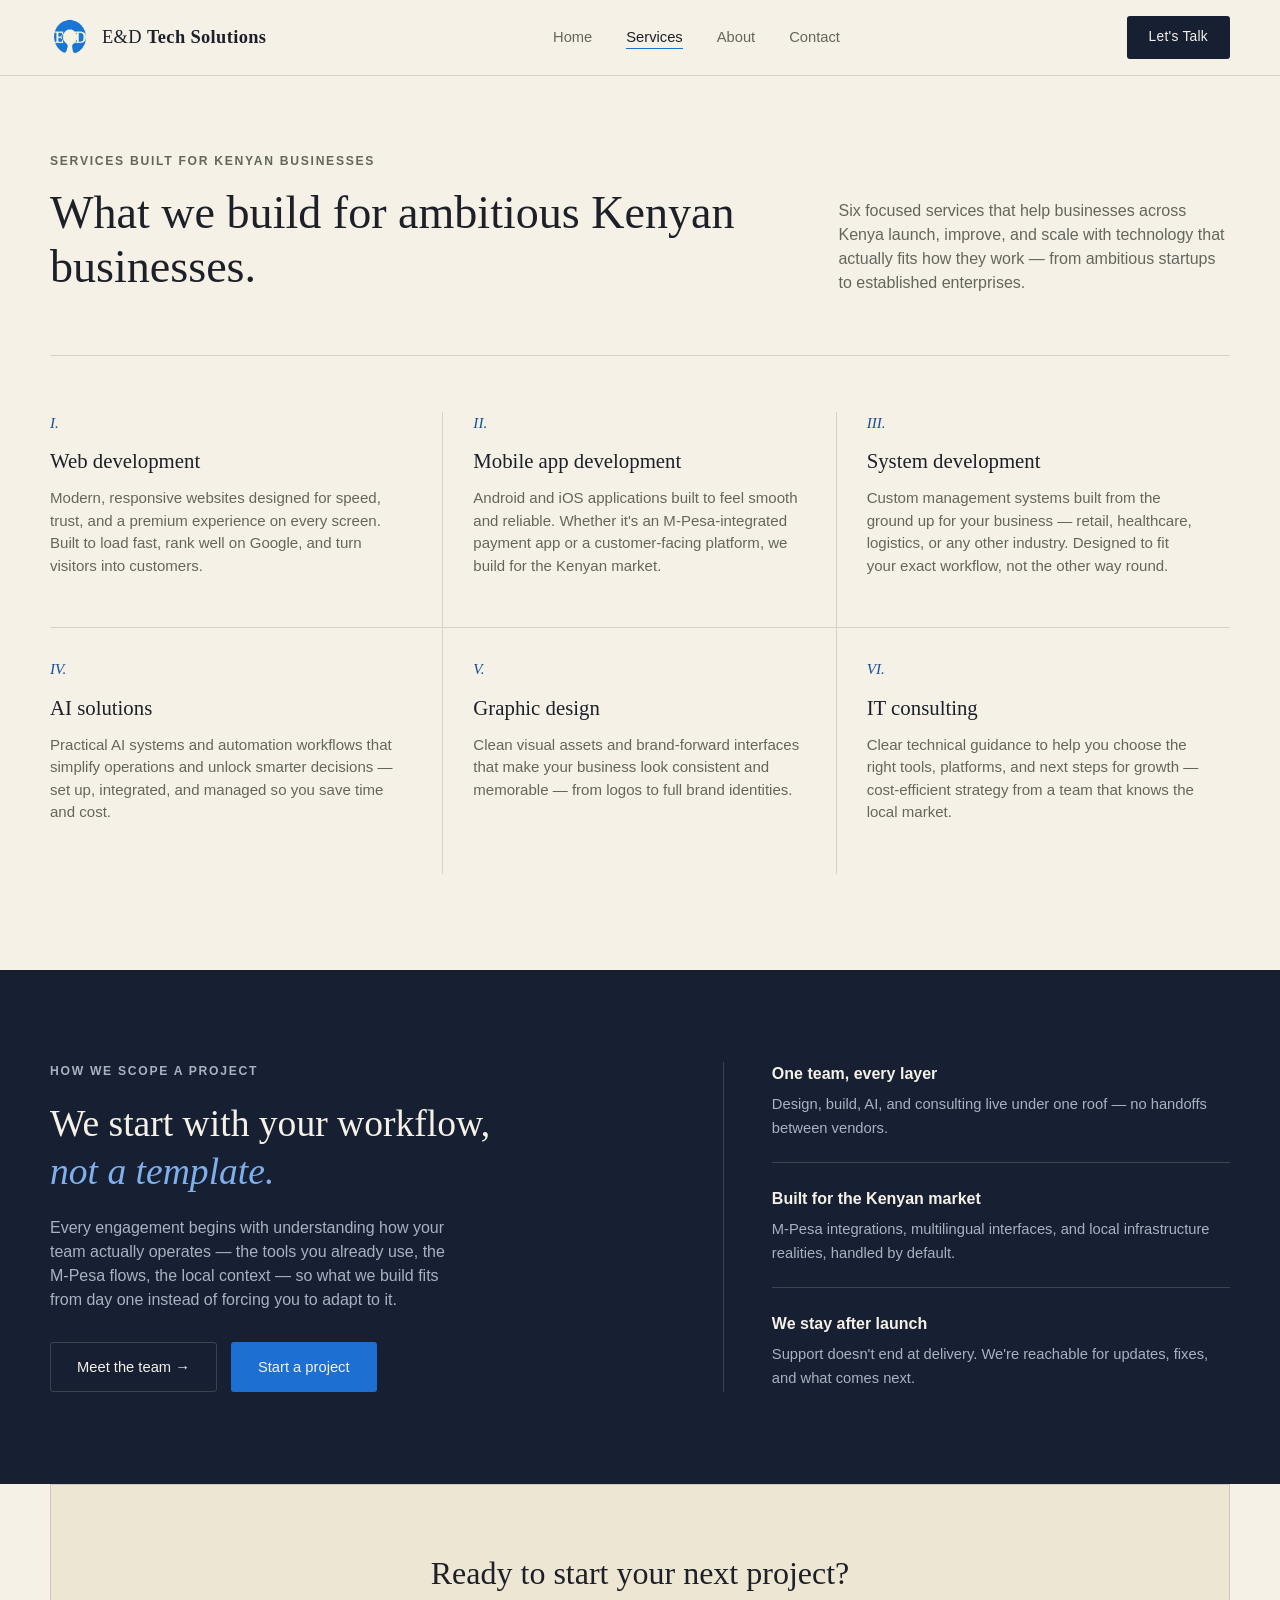
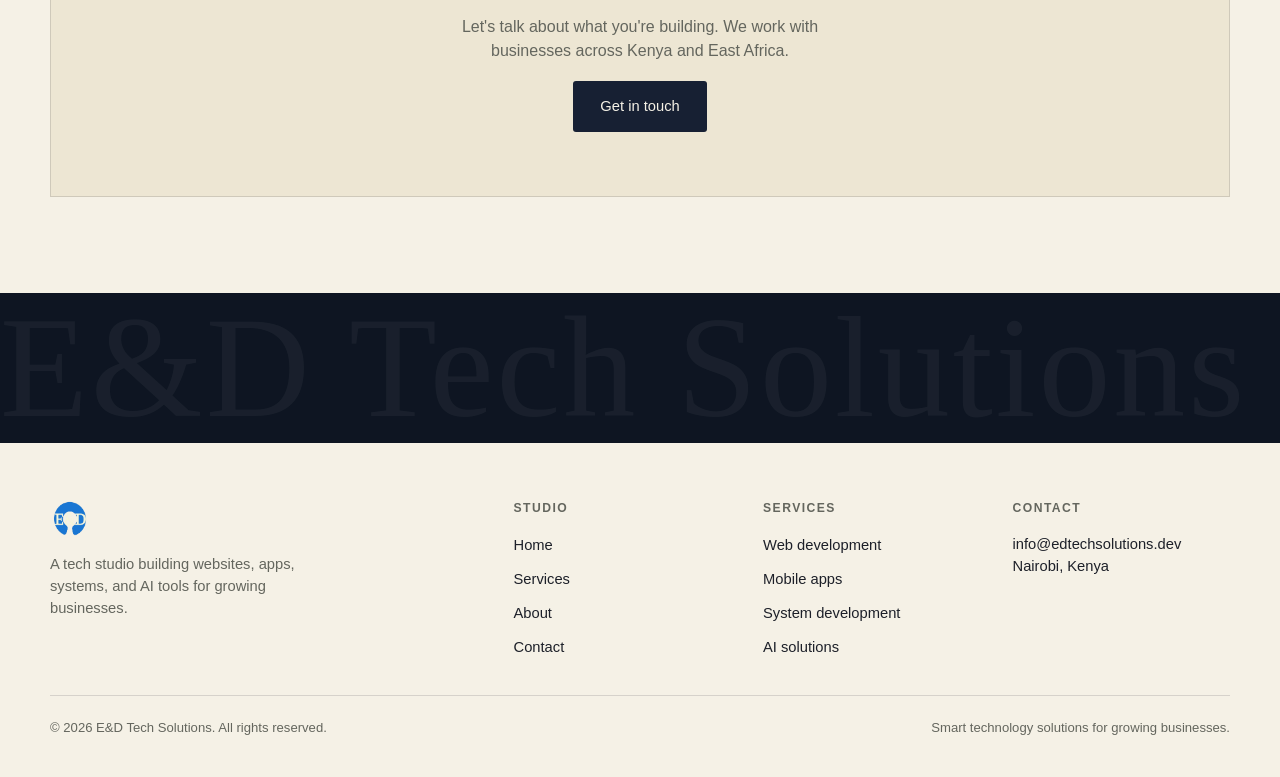
<file: services.html>
<!DOCTYPE html>
<html lang="en">
<head>
    <!-- Google tag (gtag.js) -->
    <script async src="https://www.googletagmanager.com/gtag/js?id=G-Y5B05ZBP9K"></script>
    <script>
        window.dataLayer = window.dataLayer || [];
        function gtag(){dataLayer.push(arguments);}
        gtag('js', new Date());

        gtag('config', 'G-Y5B05ZBP9K');
    </script>

    <meta charset="UTF-8">
    <meta name="viewport" content="width=device-width, initial-scale=1.0">

    <title>Our Services | Web, App, AI &amp; IT Solutions in Nairobi, Kenya — E&amp;D Tech Solutions</title>
    <link rel="icon" href="favicon.ico">
    <meta name="description" content="E&D Tech Solutions offers web development, mobile app development, system development, AI automation, graphic design, and IT consulting services in Nairobi and across Kenya.">
    <meta name="keywords" content="web development Nairobi, mobile app development Kenya, AI solutions Kenya, system development Kenya, IT consulting Kenya, graphic design Nairobi, software company Kenya">
    <meta name="author" content="E&D Tech Solutions">
    <meta name="robots" content="index, follow">
    <link rel="canonical" href="https://www.edtechsolutions.dev/services.html">

    <!-- OPEN GRAPH -->
    <meta property="og:type" content="website">
    <meta property="og:url" content="https://www.edtechsolutions.dev/services.html">
    <meta property="og:title" content="Our Services | E&D Tech Solutions Nairobi, Kenya">
    <meta property="og:description" content="Web development, mobile apps, system development, AI automation, graphic design, and IT consulting for Kenyan businesses.">
    <meta property="og:image" content="https://www.edtechsolutions.dev/logo.png">
    <meta property="og:locale" content="en_KE">

    <!-- STRUCTURED DATA: Service -->
    <script type="application/ld+json">
    {
      "@context": "https://schema.org",
      "@type": "ItemList",
      "name": "E&D Tech Solutions Services",
      "description": "Digital services offered by E&D Tech Solutions in Nairobi, Kenya",
      "itemListElement": [
        {"@type":"ListItem","position":1,"name":"Web Development","description":"Modern, responsive websites designed for speed and premium user experience."},
        {"@type":"ListItem","position":2,"name":"Mobile App Development","description":"Android and iOS applications built for Kenyan businesses."},
        {"@type":"ListItem","position":3,"name":"System Development","description":"Custom management systems built for Kenyan business workflows."},
        {"@type":"ListItem","position":4,"name":"AI Solutions","description":"Practical AI systems and automation workflows for Kenyan organisations."},
        {"@type":"ListItem","position":5,"name":"Graphic Design","description":"Brand-forward visual assets and interfaces."},
        {"@type":"ListItem","position":6,"name":"IT Consulting","description":"Technical guidance for businesses across Kenya."}
      ]
    }
    </script>

    <link rel="stylesheet" href="style.css">
</head>
<body>
<header class="site-header">
    <div class="topbar">
        <div class="brand">
            <a href="index.html" aria-label="E&D Tech Solutions Home">
                <img src="logo.png" alt="E&amp;D Tech Solutions Logo" class="logo">
            </a>
            <span class="company-name">E&amp;D <b>Tech Solutions</b></span>
        </div>
        <nav aria-label="Main navigation">
            <ul class="nav-menu">
                <li><a href="index.html">Home</a></li>
                <li><a class="active" href="services.html">Services</a></li>
                <li><a href="about.html">About</a></li>
                <li><a href="Contact.html">Contact</a></li>
            </ul>
        </nav>
        <a class="nav-cta" href="Contact.html">Let's Talk</a>
    </div>
</header>

<main>
    <section class="page-hero">
        <div class="page-hero-copy">
            <span class="eyebrow">Services built for Kenyan businesses</span>
            <h1>What we build for ambitious Kenyan businesses.</h1>
        </div>
        <p>Six focused services that help businesses across Kenya launch, improve, and scale with technology that actually fits how they work — from ambitious startups to established enterprises.</p>
    </section>

    <section class="services-section" aria-label="Service offerings" style="border-top: none; padding-top: 56px;">
        <div class="service-grid">
            <article class="service-card">
                <span class="service-numeral">I.</span>
                <h3>Web development</h3>
                <p>Modern, responsive websites designed for speed, trust, and a premium experience on every screen. Built to load fast, rank well on Google, and turn visitors into customers.</p>
            </article>
            <article class="service-card">
                <span class="service-numeral">II.</span>
                <h3>Mobile app development</h3>
                <p>Android and iOS applications built to feel smooth and reliable. Whether it's an M-Pesa-integrated payment app or a customer-facing platform, we build for the Kenyan market.</p>
            </article>
            <article class="service-card">
                <span class="service-numeral">III.</span>
                <h3>System development</h3>
                <p>Custom management systems built from the ground up for your business — retail, healthcare, logistics, or any other industry. Designed to fit your exact workflow, not the other way round.</p>
            </article>
            <article class="service-card">
                <span class="service-numeral">IV.</span>
                <h3>AI solutions</h3>
                <p>Practical AI systems and automation workflows that simplify operations and unlock smarter decisions — set up, integrated, and managed so you save time and cost.</p>
            </article>
            <article class="service-card">
                <span class="service-numeral">V.</span>
                <h3>Graphic design</h3>
                <p>Clean visual assets and brand-forward interfaces that make your business look consistent and memorable — from logos to full brand identities.</p>
            </article>
            <article class="service-card">
                <span class="service-numeral">VI.</span>
                <h3>IT consulting</h3>
                <p>Clear technical guidance to help you choose the right tools, platforms, and next steps for growth — cost-efficient strategy from a team that knows the local market.</p>
            </article>
        </div>
    </section>

    <section class="tech-section" aria-label="How we choose the right tools">
        <div class="wrap">
            <div class="tech-copy">
                <span class="eyebrow on-dark">How we scope a project</span>
                <h2>We start with your workflow, <em>not a template.</em></h2>
                <p>Every engagement begins with understanding how your team actually operates — the tools you already use, the M-Pesa flows, the local context — so what we build fits from day one instead of forcing you to adapt to it.</p>
                <div class="tech-actions">
                    <a class="btn btn-ghost-dark" href="about.html">Meet the team →</a>
                    <a class="btn btn-primary" href="Contact.html">Start a project</a>
                </div>
            </div>
            <div class="tech-facts">
                <div class="fact">
                    <strong>One team, every layer</strong>
                    <span>Design, build, AI, and consulting live under one roof — no handoffs between vendors.</span>
                </div>
                <div class="fact">
                    <strong>Built for the Kenyan market</strong>
                    <span>M-Pesa integrations, multilingual interfaces, and local infrastructure realities, handled by default.</span>
                </div>
                <div class="fact">
                    <strong>We stay after launch</strong>
                    <span>Support doesn't end at delivery. We're reachable for updates, fixes, and what comes next.</span>
                </div>
            </div>
        </div>
    </section>

    <section class="cta-band">
        <h2>Ready to start your next project?</h2>
        <p>Let's talk about what you're building. We work with businesses across Kenya and East Africa.</p>
        <a class="btn btn-primary" href="Contact.html">Get in touch</a>
    </section>
</main>

<footer class="site-footer">
    <div class="footer-band" aria-hidden="true">
        <span class="watermark">E&amp;D Tech Solutions &nbsp; E&amp;D Tech Solutions</span>
    </div>
    <div class="footer-main">
        <div class="footer-brand">
            <img src="logo.png" alt="E&amp;D Tech Solutions">
            <p>A tech studio building websites, apps, systems, and AI tools for growing businesses.</p>
        </div>
        <div class="footer-col">
            <h3>Studio</h3>
            <ul>
                <li><a href="index.html">Home</a></li>
                <li><a href="services.html">Services</a></li>
                <li><a href="about.html">About</a></li>
                <li><a href="Contact.html">Contact</a></li>
            </ul>
        </div>
        <div class="footer-col">
            <h3>Services</h3>
            <ul>
                <li><a href="services.html">Web development</a></li>
                <li><a href="services.html">Mobile apps</a></li>
                <li><a href="services.html">System development</a></li>
                <li><a href="services.html">AI solutions</a></li>
            </ul>
        </div>
        <div class="footer-col">
            <h3>Contact</h3>
            <p><a href="mailto:info@edtechsolutions.dev">info@edtechsolutions.dev</a></p>
            <p>Nairobi, Kenya</p>
        </div>
    </div>
    <div class="footer-bottom">
        <span>&copy; 2026 E&amp;D Tech Solutions. All rights reserved.</span>
        <span>Smart technology solutions for growing businesses.</span>
    </div>
</footer>
</body>
</html>
</file>
<file: style.css>
/* ============================================================
   E&D Tech Solutions — design tokens
   ============================================================ */
:root {
    --cream: #f5f1e6;
    --paper: #ede6d3;
    --line: rgba(24, 27, 36, 0.14);
    --line-soft: rgba(24, 27, 36, 0.08);
    --ink: #1d2029;
    --muted: #64665e;

    --navy: #172033;
    --navy-deep: #0e1522;
    --navy-line: rgba(245, 241, 230, 0.16);
    --navy-muted: #aab0c2;

    --blue: #1d6fd1;
    --blue-deep: #144f9c;
    --blue-light: #7fb0ec;
    --cream-soft: #f6f2e9;
    --sky: #7fb0ec;

    --serif: Georgia, "Iowan Old Style", "Times New Roman", serif;
    --sans: "Helvetica Neue", Helvetica, Arial, sans-serif;

    --wrap: 1180px;
}

* { margin: 0; padding: 0; box-sizing: border-box; }

html { scroll-behavior: smooth; }

body {
    font-family: var(--sans);
    background: var(--cream);
    color: var(--ink);
    line-height: 1.5;
    -webkit-font-smoothing: antialiased;
}

img { display: block; max-width: 100%; }

a { color: inherit; text-decoration: none; }

.wrap { width: min(var(--wrap), 100% - 64px); margin-inline: auto; }

::selection { background: var(--blue); color: var(--cream); }

@media (prefers-reduced-motion: reduce) {
    * { animation-duration: 0.01ms !important; animation-iteration-count: 1 !important; transition-duration: 0.01ms !important; scroll-behavior: auto !important; }
}

/* ============================================================
   Header / nav
   ============================================================ */
.site-header {
    position: sticky;
    top: 0;
    z-index: 40;
    background: var(--cream);
    border-bottom: 1px solid var(--line);
}

.topbar {
    width: min(var(--wrap), 100% - 48px);
    margin-inline: auto;
    display: flex;
    align-items: center;
    justify-content: space-between;
    gap: 24px;
    padding: 16px 0;
}

.brand { display: flex; align-items: center; gap: 12px; }

.brand .logo { width: 40px; height: 40px; object-fit: contain; }

.company-name {
    font-family: var(--serif);
    font-size: 1.15rem;
    letter-spacing: 0.02em;
    color: var(--ink);
}

.company-name b { font-weight: 700; }

.nav-menu {
    display: flex;
    align-items: center;
    gap: 34px;
    list-style: none;
}

.nav-menu a {
    font-size: 0.92rem;
    color: var(--muted);
    padding-bottom: 3px;
    border-bottom: 1px solid transparent;
    transition: color 0.15s ease, border-color 0.15s ease;
}

.nav-menu a:hover { color: var(--ink); }

.nav-menu a.active { color: var(--ink); border-bottom-color: var(--blue); }

.nav-cta {
    display: inline-block;
    background: var(--navy);
    color: var(--cream);
    font-size: 0.86rem;
    letter-spacing: 0.02em;
    padding: 11px 22px;
    border-radius: 3px;
    transition: background 0.15s ease;
    white-space: nowrap;
}

.nav-cta:hover { background: var(--blue-deep); }

.nav-toggle { display: none; }

/* ============================================================
   Shared type / utility
   ============================================================ */
.eyebrow {
    display: block;
    font-size: 0.76rem;
    letter-spacing: 0.14em;
    text-transform: uppercase;
    color: var(--muted);
    font-weight: 600;
}

.eyebrow.on-dark { color: var(--navy-muted); }

.rule { border: none; border-top: 1px solid var(--line); }

.section-index {
    font-family: var(--serif);
    font-size: clamp(3rem, 6vw, 4.5rem);
    color: var(--paper);
    -webkit-text-stroke: 1px var(--line);
    line-height: 1;
}

.section-index.on-dark {
    color: var(--navy-deep);
    -webkit-text-stroke: 1px var(--navy-line);
}

.btn {
    display: inline-flex;
    align-items: center;
    gap: 8px;
    font-size: 0.92rem;
    padding: 13px 26px;
    border-radius: 3px;
    border: 1px solid transparent;
    cursor: pointer;
    transition: background 0.15s ease, color 0.15s ease, border-color 0.15s ease;
}

.btn-primary { background: var(--navy); color: var(--cream); }
.btn-primary:hover { background: var(--blue-deep); }

.tech-section .btn-primary { background: var(--blue); }
.tech-section .btn-primary:hover { background: var(--blue-light); color: var(--navy-deep); }

.btn-secondary { background: transparent; color: var(--ink); border-color: var(--line); }
.btn-secondary:hover { border-color: var(--ink); }

.btn-ghost-dark { background: transparent; color: var(--cream); border-color: var(--navy-line); }
.btn-ghost-dark:hover { border-color: var(--cream); }

.link-arrow {
    display: inline-flex;
    align-items: center;
    gap: 8px;
    font-size: 0.85rem;
    letter-spacing: 0.04em;
    text-transform: uppercase;
    border-bottom: 1px solid var(--line);
    padding-bottom: 3px;
    transition: border-color 0.15s ease, gap 0.15s ease;
}
.link-arrow:hover { border-color: var(--ink); gap: 11px; }
.link-arrow.on-dark { color: var(--cream); border-color: var(--navy-line); }
.link-arrow.on-dark:hover { border-color: var(--cream); }

/* ============================================================
   Hero
   ============================================================ */
.hero {
    position: relative;
    display: grid;
    grid-template-columns: 1fr 1fr;
    min-height: 620px;
    overflow: hidden;
}

.hero-image {
    position: absolute;
    top: 0;
    right: 0;
    bottom: 0;
    left: 0;
    width: 100%;
    height: 100%;
    object-fit: cover;
    z-index: 0;
}

.hero-scrim {
    position: absolute;
    top: 0;
    right: 0;
    bottom: 0;
    left: 0;
    background: linear-gradient(100deg, rgba(14, 21, 34, 0.94) 0%, rgba(14, 21, 34, 0.9) 42%, rgba(14, 21, 34, 0.38) 62%, rgba(14, 21, 34, 0) 78%);
    z-index: 1;
}

.hero-copy {
    position: relative;
    z-index: 2;
    grid-column: 1 / span 1;
    padding: 76px 40px 64px 6vw;
    display: flex;
    flex-direction: column;
    justify-content: center;
    color: var(--cream-soft);
}

.hero-copy .eyebrow {
    display: inline-flex;
    align-items: center;
    gap: 10px;
    margin-bottom: 22px;
    color: var(--sky);
}

.hero-copy .eyebrow::before {
    content: "";
    width: 26px;
    height: 1px;
    background: var(--sky);
}

.hero-copy h1 {
    font-family: var(--serif);
    font-weight: 400;
    font-size: clamp(2.6rem, 4.6vw, 3.9rem);
    line-height: 1.08;
    margin-bottom: 20px;
}

.hero-copy h1 em {
    font-style: italic;
    color: var(--sky);
}

.hero-copy p {
    color: rgba(246, 242, 233, 0.82);
    font-size: 1.05rem;
    max-width: 46ch;
}

.hero-tagline {
    font-family: var(--serif);
    font-style: italic;
    color: var(--cream-soft);
    font-size: 1.15rem;
    margin: 20px 0 30px;
}

.hero-actions {
    display: flex;
    align-items: center;
    gap: 26px;
    flex-wrap: wrap;
}

.hero-copy .btn-primary { background: var(--blue); color: var(--cream); }
.hero-copy .btn-primary:hover { background: var(--blue-light); color: var(--navy-deep); }

.btn-text {
    display: inline-flex;
    align-items: center;
    gap: 6px;
    color: var(--cream-soft);
    font-size: 0.95rem;
    border-bottom: 1px solid rgba(246, 242, 233, 0.4);
    padding-bottom: 3px;
    transition: border-color 0.15s ease, gap 0.15s ease;
}
.btn-text:hover { border-color: var(--cream-soft); gap: 9px; }

.hero-badge {
    position: absolute;
    top: 34px;
    right: 6vw;
    z-index: 2;
    color: var(--cream-soft);
    font-size: 0.78rem;
    letter-spacing: 0.14em;
    text-transform: uppercase;
    text-align: right;
    line-height: 1.5;
}

.hero-scroll {
    position: absolute;
    bottom: 30px;
    left: calc(6vw - 4px);
    z-index: 2;
    color: var(--sky);
    font-size: 1.1rem;
    animation: bob 2.4s ease-in-out infinite;
}

@keyframes bob {
    0%, 100% { transform: translateY(0); }
    50% { transform: translateY(6px); }
}

@media (prefers-reduced-motion: reduce) {
    .hero-scroll { animation: none; }
}

/* ticker */
.ticker {
    background: var(--navy);
    color: var(--navy-muted);
    overflow: hidden;
    white-space: nowrap;
    border-top: 1px solid var(--navy-line);
    border-bottom: 1px solid var(--navy-line);
}

.ticker-track {
    display: inline-flex;
    animation: ticker 32s linear infinite;
    padding: 13px 0;
}

.ticker-track span {
    font-size: 0.76rem;
    letter-spacing: 0.14em;
    text-transform: uppercase;
    padding: 0 20px;
}

@keyframes ticker {
    from { transform: translateX(0); }
    to { transform: translateX(-50%); }
}

/* ============================================================
   Two-column narrative section (Who we are / bridging blocks)
   ============================================================ */
.split-section {
    width: min(var(--wrap), 100% - 64px);
    margin-inline: auto;
    padding: 88px 0;
    display: flex;
    gap: 48px;
}

.split-section .split-head { flex: 0 0 220px; }
.split-section .split-body { flex: 1 1 auto; min-width: 0; }

.split-section .split-head {
    display: flex;
    flex-direction: column;
    gap: 14px;
}

.split-section .split-body {
    border-left: 1px solid var(--line);
    padding-left: 48px;
    display: flex;
    flex-direction: column;
    gap: 22px;
}

.split-body h2 {
    font-family: var(--serif);
    font-weight: 400;
    font-size: clamp(1.6rem, 2.6vw, 2.2rem);
    max-width: 20ch;
    line-height: 1.24;
}

.split-body p { color: var(--muted); max-width: 62ch; font-size: 1rem; }

.split-byline {
    font-size: 0.8rem;
    letter-spacing: 0.06em;
    text-transform: uppercase;
    color: var(--muted);
    padding-top: 18px;
    border-top: 1px solid var(--line);
}

.section-divider { border-top: 1px solid var(--line); }

/* duo image row */
.duo-row {
    width: min(var(--wrap), 100% - 64px);
    margin: 0 auto 96px;
    display: flex;
    gap: 4px;
}

.duo-row img { flex: 1 1 50%; width: 50%; height: 340px; object-fit: cover; }

/* short bridging statement */
.statement-section {
    width: min(var(--wrap), 100% - 64px);
    margin-inline: auto;
    padding: 76px 0;
    display: flex;
    gap: 48px;
    align-items: flex-start;
    border-top: 1px solid var(--line);
}

.statement-section h2 { flex: 1 1 50%; }
.statement-section .statement-copy { flex: 1 1 50%; }

.statement-section h2 {
    font-family: var(--serif);
    font-weight: 400;
    font-size: clamp(1.7rem, 2.8vw, 2.3rem);
    line-height: 1.22;
}

.statement-section h2 em { color: var(--blue-deep); font-style: italic; display: block; }

.statement-section .statement-copy { display: flex; flex-direction: column; gap: 18px; padding-top: 8px; }

.statement-section p { color: var(--muted); max-width: 48ch; }

/* ============================================================
   What we do — service cards
   ============================================================ */
.services-section {
    width: min(var(--wrap), 100% - 64px);
    margin-inline: auto;
    padding: 88px 0 96px;
    border-top: 1px solid var(--line);
}

.services-section .section-heading {
    display: flex;
    justify-content: space-between;
    align-items: flex-end;
    gap: 24px;
    margin-bottom: 44px;
    border-bottom: 1px solid var(--line);
    padding-bottom: 28px;
}

.section-heading h2 {
    font-family: var(--serif);
    font-weight: 400;
    font-size: clamp(1.8rem, 3vw, 2.5rem);
    max-width: 18ch;
}

.service-grid {
    display: flex;
    flex-wrap: wrap;
}

.service-card {
    flex: 1 1 33.333%;
    width: 33.333%;
    padding: 30px 30px 34px 0;
    border-top: 1px solid var(--line);
    box-sizing: border-box;
}

.service-grid .service-card:nth-child(-n+3) { border-top: none; padding-top: 0; }

.service-grid .service-card:not(:nth-child(3n)) { border-right: 1px solid var(--line); padding-right: 30px; }
.service-grid .service-card:not(:nth-child(3n+1)) { padding-left: 30px; }

.service-numeral {
    font-family: var(--serif);
    font-style: italic;
    color: var(--blue-deep);
    font-size: 0.95rem;
    display: block;
    margin-bottom: 14px;
}

.service-card h3 {
    font-family: var(--serif);
    font-weight: 400;
    font-size: 1.3rem;
    margin-bottom: 12px;
    line-height: 1.28;
}

.service-card p { color: var(--muted); font-size: 0.94rem; margin-bottom: 16px; }

/* ============================================================
   Dark technology / AI section
   ============================================================ */
.tech-section {
    background: var(--navy);
    color: var(--cream);
    padding: 92px 0;
}

.tech-section .wrap {
    display: flex;
    gap: 56px;
}

.tech-section .tech-copy { flex: 1 1 55%; }
.tech-section .tech-facts { flex: 1 1 45%; }

.tech-copy { display: flex; flex-direction: column; gap: 20px; }

.tech-copy h2 {
    font-family: var(--serif);
    font-weight: 400;
    font-size: clamp(1.7rem, 3vw, 2.35rem);
    line-height: 1.28;
}

.tech-copy h2 em { color: var(--blue-light); font-style: italic; display: block; }

.tech-copy p { color: var(--navy-muted); max-width: 46ch; }

.tech-actions { display: flex; gap: 14px; margin-top: 10px; flex-wrap: wrap; }

.tech-facts {
    display: flex;
    flex-direction: column;
    gap: 24px;
    padding-left: 48px;
    border-left: 1px solid var(--navy-line);
}

.tech-facts .fact { padding-bottom: 22px; border-bottom: 1px solid var(--navy-line); }
.tech-facts .fact:last-child { border-bottom: none; padding-bottom: 0; }

.tech-facts .fact strong {
    display: block;
    font-size: 1rem;
    margin-bottom: 6px;
    font-weight: 600;
}

.tech-facts .fact span { color: var(--navy-muted); font-size: 0.92rem; }

/* ============================================================
   How it works — process steps
   ============================================================ */
.process-section {
    width: min(var(--wrap), 100% - 64px);
    margin-inline: auto;
    padding: 92px 0;
}

.process-section .section-heading {
    display: flex;
    justify-content: space-between;
    align-items: flex-end;
    border-bottom: 1px solid var(--line);
    padding-bottom: 28px;
    margin-bottom: 44px;
}

.process-section .section-heading h2 {
    font-family: var(--serif);
    font-weight: 400;
    font-size: clamp(1.8rem, 3vw, 2.5rem);
}

.process-grid {
    display: flex;
}

.process-step {
    flex: 1 1 25%;
    width: 25%;
    padding: 0 26px 0 0;
    border-right: 1px solid var(--line);
    box-sizing: border-box;
}

.process-step:last-child { border-right: none; padding-right: 0; }
.process-step:not(:first-child) { padding-left: 26px; }

.process-step .roman {
    font-family: var(--serif);
    font-size: 1.6rem;
    color: var(--blue-deep);
    margin-bottom: 18px;
    display: block;
}

.process-step .step-label {
    font-size: 0.78rem;
    letter-spacing: 0.12em;
    text-transform: uppercase;
    color: var(--muted);
    margin-bottom: 10px;
}

.process-step p { color: var(--muted); font-size: 0.94rem; }

/* ============================================================
   Generic page hero (services / about / contact intro)
   ============================================================ */
.page-hero {
    width: min(var(--wrap), 100% - 64px);
    margin-inline: auto;
    padding: 76px 0 60px;
    border-bottom: 1px solid var(--line);
    display: flex;
    gap: 48px;
    align-items: flex-end;
}

.page-hero .page-hero-copy { flex: 1 1 50%; }
.page-hero > p { flex: 1 1 50%; }

.page-hero h1 {
    font-family: var(--serif);
    font-weight: 400;
    font-size: clamp(2rem, 3.6vw, 2.9rem);
    line-height: 1.18;
}

.page-hero .page-hero-copy { display: flex; flex-direction: column; gap: 16px; }

.page-hero p { color: var(--muted); max-width: 44ch; }

/* CTA banner */
.cta-band {
    width: min(var(--wrap), 100% - 64px);
    margin: 0 auto 96px;
    padding: 64px 56px;
    background: var(--paper);
    border: 1px solid var(--line);
    text-align: center;
    display: flex;
    flex-direction: column;
    align-items: center;
    gap: 18px;
}

.cta-band h2 {
    font-family: var(--serif);
    font-weight: 400;
    font-size: clamp(1.5rem, 2.6vw, 2rem);
    max-width: 30ch;
}

.cta-band p { color: var(--muted); max-width: 46ch; }

/* ============================================================
   Footer
   ============================================================ */
.footer-band {
    background: var(--navy-deep);
    position: relative;
    overflow: hidden;
    height: 150px;
    display: flex;
    align-items: center;
}

.footer-band .watermark {
    font-family: var(--serif);
    font-size: clamp(4rem, 14vw, 9rem);
    color: rgba(245, 241, 230, 0.05);
    white-space: nowrap;
    letter-spacing: 0.02em;
}

site-footer, .site-footer { background: var(--cream); }

.footer-main {
    width: min(var(--wrap), 100% - 64px);
    margin-inline: auto;
    padding: 56px 0 36px;
    display: flex;
    flex-wrap: wrap;
    gap: 32px;
}

.footer-main .footer-brand { flex: 1 1 30%; min-width: 220px; }
.footer-main .footer-col { flex: 1 1 140px; }

.footer-brand { display: flex; flex-direction: column; gap: 14px; }

.footer-brand img { width: 40px; height: 40px; object-fit: contain; }

.footer-brand p { color: var(--muted); font-size: 0.92rem; max-width: 32ch; }

.footer-col h3 {
    font-size: 0.76rem;
    letter-spacing: 0.12em;
    text-transform: uppercase;
    color: var(--muted);
    margin-bottom: 16px;
}

.footer-col ul { list-style: none; display: flex; flex-direction: column; gap: 10px; }

.footer-col a { font-size: 0.92rem; color: var(--ink); }
.footer-col a:hover { color: var(--blue-deep); }

.footer-col p { font-size: 0.92rem; color: var(--ink); }

.footer-bottom {
    width: min(var(--wrap), 100% - 64px);
    margin-inline: auto;
    padding: 22px 0 40px;
    border-top: 1px solid var(--line);
    display: flex;
    justify-content: space-between;
    flex-wrap: wrap;
    gap: 10px;
    font-size: 0.82rem;
    color: var(--muted);
}

.footer-bottom a { color: var(--muted); }
.footer-bottom a:hover { color: var(--ink); }

/* ============================================================
   Cards used on about / services / contact detail pages
   ============================================================ */
.info-grid {
    width: min(var(--wrap), 100% - 64px);
    margin: 0 auto 20px;
    display: flex;
    flex-wrap: wrap;
}

.info-card { flex: 1 1 33.333%; width: 33.333%; box-sizing: border-box; padding: 36px 32px 36px 0; border-top: 1px solid var(--line); }
.info-grid .info-card:nth-child(-n+3) { border-top: none; }
.info-grid .info-card:not(:nth-child(3n)) { border-right: 1px solid var(--line); padding-right: 32px; }
.info-grid .info-card:not(:nth-child(3n+1)) { padding-left: 32px; }

.info-card .index-mark {
    font-family: var(--serif);
    font-size: 2.4rem;
    color: var(--paper);
    -webkit-text-stroke: 1px var(--line);
    display: block;
    margin-bottom: 14px;
}

.info-card h2 {
    font-family: var(--serif);
    font-weight: 400;
    font-size: 1.35rem;
    margin-bottom: 12px;
}

.info-card p { color: var(--muted); font-size: 0.95rem; margin-bottom: 10px; }
.info-card p:last-child { margin-bottom: 0; }

.contact-grid {
    width: min(var(--wrap), 100% - 64px);
    margin: 0 auto 30px;
    display: flex;
}

.contact-grid .info-card { flex: 1 1 50%; width: 50%; padding: 40px; border: 1px solid var(--line); }
.contact-grid .info-card + .info-card { border-left: none; }

.contact-grid .fact-row { display: flex; justify-content: space-between; gap: 12px; padding: 12px 0; border-bottom: 1px solid var(--line-soft); }
.contact-grid .fact-row:last-of-type { border-bottom: none; }
.contact-grid .fact-row span:first-child { color: var(--muted); font-size: 0.88rem; }
.contact-grid .fact-row span:last-child, .contact-grid .fact-row a { font-size: 0.95rem; }

/* ============================================================
   Contact form + info + book-a-call
   ============================================================ */
.contact-shell {
    width: min(var(--wrap), 100% - 64px);
    margin: 0 auto 96px;
    display: flex;
    gap: 48px;
    align-items: flex-start;
}

.contact-form {
    flex: 1 1 60%;
    background: var(--paper);
    border: 1px solid var(--line);
    padding: 44px;
}

.contact-form h2 {
    font-family: var(--serif);
    font-weight: 400;
    font-size: clamp(1.5rem, 2.4vw, 2rem);
    margin-bottom: 26px;
}

.form-grid { display: flex; flex-wrap: wrap; gap: 20px; }

.field { flex: 1 1 45%; display: flex; flex-direction: column; gap: 8px; }
.field.full { flex-basis: 100%; }

.field label {
    font-size: 0.78rem;
    letter-spacing: 0.08em;
    text-transform: uppercase;
    color: var(--muted);
}

.field input,
.field select,
.field textarea {
    font-family: var(--sans);
    font-size: 0.95rem;
    color: var(--ink);
    background: var(--cream);
    border: 1px solid var(--line);
    padding: 12px 14px;
    border-radius: 2px;
    width: 100%;
}

.field textarea { min-height: 128px; resize: vertical; }

.field input:focus,
.field select:focus,
.field textarea:focus {
    outline: 2px solid var(--blue);
    outline-offset: 1px;
    border-color: var(--blue);
}

.field input::placeholder,
.field textarea::placeholder { color: rgba(100, 102, 94, 0.6); }

.checkbox-row {
    display: flex;
    align-items: flex-start;
    gap: 10px;
    font-size: 0.86rem;
    color: var(--muted);
}

.checkbox-row input { margin-top: 3px; flex-shrink: 0; }

.form-footer {
    display: flex;
    align-items: center;
    gap: 22px;
    flex-wrap: wrap;
    margin-top: 28px;
}

.btn-dark { background: var(--navy); color: var(--cream); border: 1px solid transparent; }
.btn-dark:hover { background: var(--blue-deep); }

.aside-note { font-size: 0.85rem; color: var(--muted); }
.aside-note a { text-decoration: underline; text-underline-offset: 3px; }
.aside-note a:hover { color: var(--blue-deep); }

.form-status {
    margin-top: 16px;
    font-size: 0.9rem;
    display: none;
}
.form-status:empty { display: none; }
.form-status.is-success { display: block; color: #1f7a3d; }
.form-status.is-error { display: block; color: #b3401f; }

.contact-info {
    flex: 1 1 34%;
    display: flex;
    flex-direction: column;
    gap: 4px;
}

.contact-info h2 {
    font-family: var(--serif);
    font-weight: 400;
    font-size: clamp(1.4rem, 2.2vw, 1.8rem);
    margin-bottom: 22px;
}

.info-row {
    display: flex;
    gap: 14px;
    align-items: flex-start;
    padding-bottom: 18px;
    margin-bottom: 18px;
    border-bottom: 1px solid var(--line);
}

.info-row:nth-last-of-type(1) { border-bottom: none; margin-bottom: 6px; padding-bottom: 6px; }

.info-icon {
    font-size: 1.05rem;
    color: var(--blue-deep);
    width: 24px;
    flex-shrink: 0;
    text-align: center;
}

.info-text label {
    display: block;
    font-size: 0.74rem;
    letter-spacing: 0.1em;
    text-transform: uppercase;
    color: var(--muted);
    margin-bottom: 4px;
}

.info-text a, .info-text span { font-size: 0.96rem; color: var(--ink); }
.info-text a:hover { color: var(--blue-deep); }

.booking-card {
    border: 1px solid var(--line);
    background: var(--paper);
    padding: 32px;
    margin-top: 12px;
}

.booking-card .eyebrow { display: block; margin-bottom: 16px; }

.booking-card h3 {
    font-family: var(--serif);
    font-weight: 400;
    font-size: 1.4rem;
    margin-bottom: 14px;
}

.booking-card p { color: var(--muted); font-size: 0.94rem; margin-bottom: 20px; }

.chevron-divider {
    display: block;
    text-align: center;
    color: var(--muted);
    font-size: 1.2rem;
    margin: 22px 0;
}

.hours-block .eyebrow { display: block; margin-bottom: 14px; }

.hours-list { display: flex; flex-direction: column; }

.hours-row {
    display: flex;
    justify-content: space-between;
    padding: 14px 0;
    border-bottom: 1px solid var(--line);
    font-size: 0.92rem;
}

.hours-row:last-child { border-bottom: none; }

.hours-row .day {
    letter-spacing: 0.06em;
    text-transform: uppercase;
    font-size: 0.8rem;
    font-weight: 600;
    color: var(--ink);
}

.hours-row .time { color: var(--ink); }

.link-button {
    background: none;
    border: none;
    padding: 0;
    padding-bottom: 3px;
    font: inherit;
    cursor: pointer;
}

.field .optional { text-transform: none; letter-spacing: normal; font-weight: 400; color: var(--muted); font-size: 0.82rem; }

/* ============================================================
   Request-a-call modal
   ============================================================ */
.modal-overlay {
    position: fixed;
    top: 0;
    right: 0;
    bottom: 0;
    left: 0;
    background: rgba(14, 21, 34, 0.55);
    z-index: 100;
    display: flex;
    align-items: center;
    justify-content: center;
    padding: 24px;
}

.modal-overlay[hidden] { display: none; }

.modal-box {
    position: relative;
    width: min(460px, 100%);
    max-height: 90vh;
    overflow-y: auto;
    background: var(--cream);
    border: 2px solid var(--ink);
    padding: 36px;
}

.modal-box h2 {
    font-family: var(--serif);
    font-weight: 400;
    font-size: 1.6rem;
    margin-bottom: 10px;
}

.modal-box > p { color: var(--muted); font-size: 0.94rem; margin-bottom: 26px; }

.modal-box .field { margin-bottom: 18px; }
.modal-box .form-grid { display: flex; flex-wrap: wrap; gap: 18px; }
.modal-box .form-grid .field { flex: 1 1 45%; margin-bottom: 0; }
.modal-box .form-grid .field.full { flex-basis: 100%; }

.modal-close {
    position: absolute;
    top: 20px;
    right: 20px;
    background: none;
    border: none;
    font-size: 1.4rem;
    line-height: 1;
    color: var(--muted);
    cursor: pointer;
    padding: 4px;
}
.modal-close:hover { color: var(--ink); }

.modal-footer {
    display: flex;
    justify-content: flex-end;
    gap: 14px;
    margin-top: 24px;
}

@media (max-width: 640px) {
    .modal-box { padding: 28px 24px; }
    .modal-box .form-grid .field { flex-basis: 100%; }
    .modal-footer { flex-direction: column-reverse; }
    .modal-footer .btn { width: 100%; justify-content: center; }
}

/* ============================================================
   Responsive
   ============================================================ */
@media (max-width: 900px) {
    .hero { grid-template-columns: 1fr; min-height: 560px; }
    .hero-copy { grid-column: 1; width: 100%; padding: 100px 24px 48px; }
    .hero-scrim { background: linear-gradient(180deg, rgba(14, 21, 34, 0.32) 0%, rgba(14, 21, 34, 0.62) 55%, rgba(14, 21, 34, 0.94) 100%); }
    .hero-badge { top: 20px; right: 24px; }
    .hero-scroll { display: none; }
    .split-section { flex-direction: column; gap: 20px; }
    .split-section .split-head { flex-basis: auto; }
    .split-section .split-body { border-left: none; padding-left: 0; border-top: 1px solid var(--line); padding-top: 24px; }
    .duo-row { flex-direction: column; }
    .duo-row img { width: 100%; }
    .statement-section { flex-direction: column; gap: 20px; }
    .service-card { flex-basis: 50%; width: 50%; }
    .service-grid .service-card:nth-child(-n+3) { border-top: 1px solid var(--line); padding-top: 30px; }
    .service-grid .service-card:nth-child(-n+2) { border-top: none; padding-top: 0; }
    .service-grid .service-card:not(:nth-child(3n)) { border-right: none; padding-right: 0; }
    .service-grid .service-card:nth-child(odd) { border-right: 1px solid var(--line); padding-right: 30px; }
    .service-grid .service-card:not(:nth-child(3n+1)) { padding-left: 0; }
    .service-grid .service-card:nth-child(even) { padding-left: 30px; }
    .tech-section .wrap { flex-direction: column; gap: 32px; }
    .tech-facts { padding-left: 0; border-left: none; padding-top: 12px; border-top: 1px solid var(--navy-line); }
    .process-step { flex-basis: 50%; width: 50%; margin-bottom: 32px; }
    .process-step:nth-child(odd) { border-right: 1px solid var(--line); }
    .process-step:nth-child(even) { border-right: none !important; padding-left: 26px !important; }
    .page-hero { flex-direction: column; align-items: flex-start; gap: 20px; }
    .info-card { flex-basis: 100%; width: 100%; border-right: none !important; padding: 30px 0 !important; border-top: 1px solid var(--line) !important; }
    .info-grid .info-card:first-child { border-top: none !important; }
    .contact-grid { flex-direction: column; }
    .contact-grid .info-card { flex-basis: 100%; width: 100%; }
    .contact-grid .info-card + .info-card { border-left: 1px solid var(--line); border-top: none; }
    .contact-shell { flex-direction: column; }
    .contact-form, .contact-info { flex-basis: auto; width: 100%; }
    .contact-form { padding: 28px; }
    .field { flex-basis: 100%; }
    .footer-main .footer-col { flex-basis: 40%; }
}

@media (max-width: 640px) {
    .topbar { flex-wrap: wrap; row-gap: 14px; padding: 14px 0; }
    .nav-menu { order: 3; flex-basis: 100%; justify-content: flex-start; gap: 20px; overflow-x: auto; }
    .nav-menu a { white-space: nowrap; }
    .service-card { flex-basis: 100%; width: 100%; }
    .service-grid .service-card { border-right: none !important; padding-left: 0 !important; padding-right: 0 !important; }
    .service-grid .service-card:nth-child(-n+2) { border-top: 1px solid var(--line); padding-top: 30px; }
    .service-grid .service-card:first-child { border-top: none; padding-top: 0; }
    .process-step { flex-basis: 100%; width: 100%; border-right: none !important; padding-left: 0 !important; }
    .footer-main { flex-direction: column; }
    .footer-main .footer-col,
    .footer-main .footer-brand { flex-basis: auto; min-width: 0; }
}

a:focus-visible, button:focus-visible {
    outline: 2px solid var(--blue);
    outline-offset: 2px;
}
</file>
